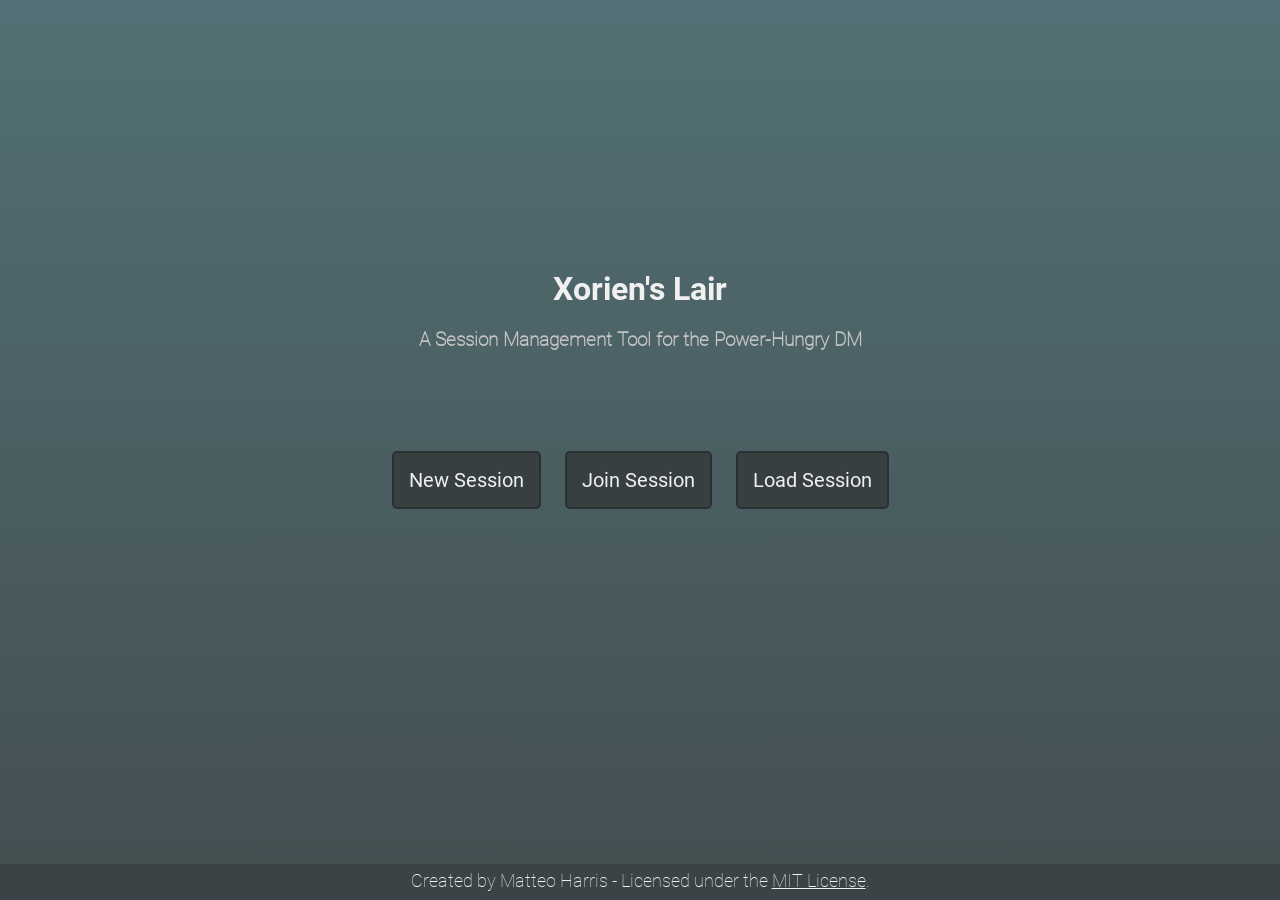
<file: index.html>
<!DOCTYPE html>
<html lang="en">
    <head>
        <title>Xorien's Lair</title>
        <script src="https://ajax.googleapis.com/ajax/libs/jquery/3.4.1/jquery.min.js"></script>
        <script src="pack/sha.js"></script>
        <script src="pack/crc.js"></script>
        <script src="scripts/cookies.js"></script>
        <script src="scripts/index.js"></script>
        <script src="scripts/utils.js"></script>
        <link rel="stylesheet" type="text/css" href="style/common.css">
        <link rel="stylesheet" type="text/css" href="style/tooltips.css">
        <link rel="stylesheet" type="text/css" href="style/index.css">
    </head>
    <body>
        <div id='modal-back'></div>
        <div id='title-div' class="noselect">
            <h1>Xorien's Lair</h1>
            <h3>A Session Management Tool for the Power-Hungry DM</h4>
        </div>
        <div id='action-buttons'>
            <button id='new-session' data-tooltip="Start a new session">New Session</button>
            <button id='join-session' data-tooltip="Join an ongoing session">Join Session</button>
            <button id='load-session' data-tooltip="Load a session from file">Load Session</button>
            <input id="load-input" type="file" name="name" style="display: none;" accept=".json">
        </div>
        <div id='join-dialog' class='dialog'>
            <input id='cname-input' placeholder="Character/Player Name">
            <input id='sid-input' placeholder="Session ID">
            <input id='psw-input' placeholder="Session Password">
            <button id='join-btn'>Join</button>
        </div>
        <div id="new-dialog" class='dialog'>
            <input id='name-input' placeholder="Session Name">
            <input id='psw-new' placeholder="Session Password">
            <button id='create-btn'>Create</button>
        </div>
        <div id="rejoin-dialog" class='dialog'>
            <p>It looks like you left a game that is still running. Would you like to rejoin?</p>
            <div id='rejoinbuttons'>
                <button id="rj-yes-button">Yes</button>
                <button id="rj-no-button">No</button>
            </div>
        </div>
        <div id='bottom-bar'>
            <span>Created by Matteo Harris - Licensed under the <a href='license/LICENSE.txt' target="_blank">MIT License</a>.</span>
        </div>
    </body>
</html>
</file>
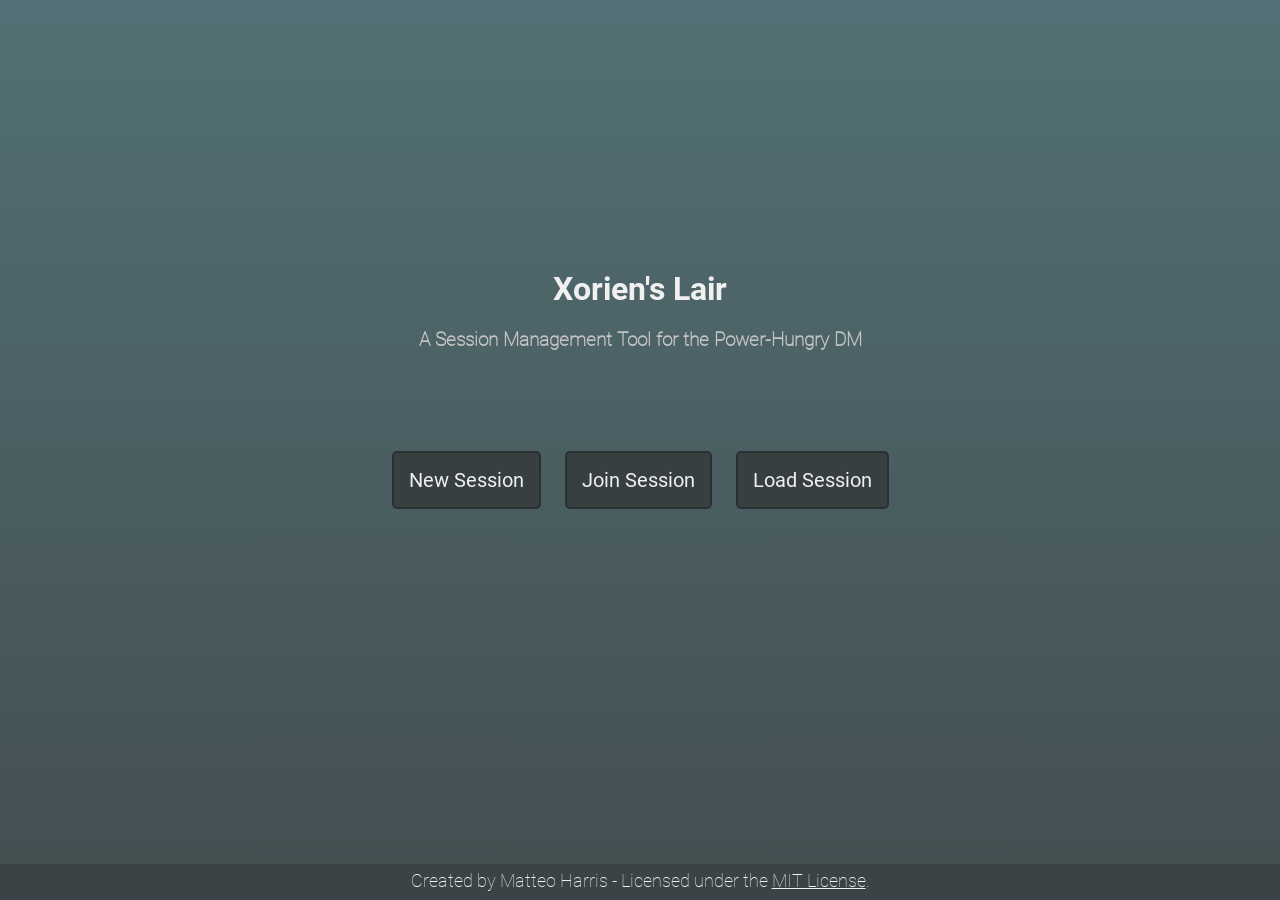
<file: client/index.html>
<!DOCTYPE html>
<html lang="en">
    <head>
        <title>Xorien's Lair</title>
        <script src="https://ajax.googleapis.com/ajax/libs/jquery/3.4.1/jquery.min.js"></script>
        <script src="pack/sha.js"></script>
        <script src="pack/crc.js"></script>
        <script src="scripts/cookies.js"></script>
        <script>
            function command(command, data, port, callback) {
                var sendData = {
                    "command":command,
                    "kwargs":data
                };
                $.post(
                    'http://' + self.location.hostname + ':' + port.toString(),
                    sendData,
                    callback,
                    'json'
                );
            }
        </script>
        <script src="scripts/index.js"></script>
        <script src="scripts/utils.js"></script>
        <link rel="stylesheet" type="text/css" href="style/common.css">
        <link rel="stylesheet" type="text/css" href="style/tooltips.css">
        <link rel="stylesheet" type="text/css" href="style/index.css">
    </head>
    <body>
        <div id='modal-back'></div>
        <div id='title-div' class="noselect">
            <h1>Xorien's Lair</h1>
            <h3>A Session Management Tool for the Power-Hungry DM</h4>
        </div>
        <div id='action-buttons'>
            <button id='new-session' data-tooltip="Start a new session">New Session</button>
            <button id='join-session' data-tooltip="Join an ongoing session">Join Session</button>
            <button id='load-session' data-tooltip="Load a session from file">Load Session</button>
            <input id="load-input" type="file" name="name" style="display: none;" accept=".json">
        </div>
        <div id='join-dialog' class='dialog'>
            <input id='cname-input' placeholder="Character/Player Name">
            <input id='sid-input' placeholder="Session ID">
            <input id='psw-input' placeholder="Session Password">
            <button id='join-btn'>Join</button>
        </div>
        <div id="new-dialog" class='dialog'>
            <input id='name-input' placeholder="Session Name">
            <input id='psw-new' placeholder="Session Password">
            <button id='create-btn'>Create</button>
        </div>
        <div id="rejoin-dialog" class='dialog'>
            <p>It looks like you left a game that is still running. Would you like to rejoin?</p>
            <div id='rejoinbuttons'>
                <button id="rj-yes-button">Yes</button>
                <button id="rj-no-button">No</button>
            </div>
        </div>
        <div id='bottom-bar'>
            <span>Created by Matteo Harris - Licensed under the <a href='license/LICENSE.txt' target="_blank">MIT License</a>.</span>
        </div>
    </body>
</html>
</file>
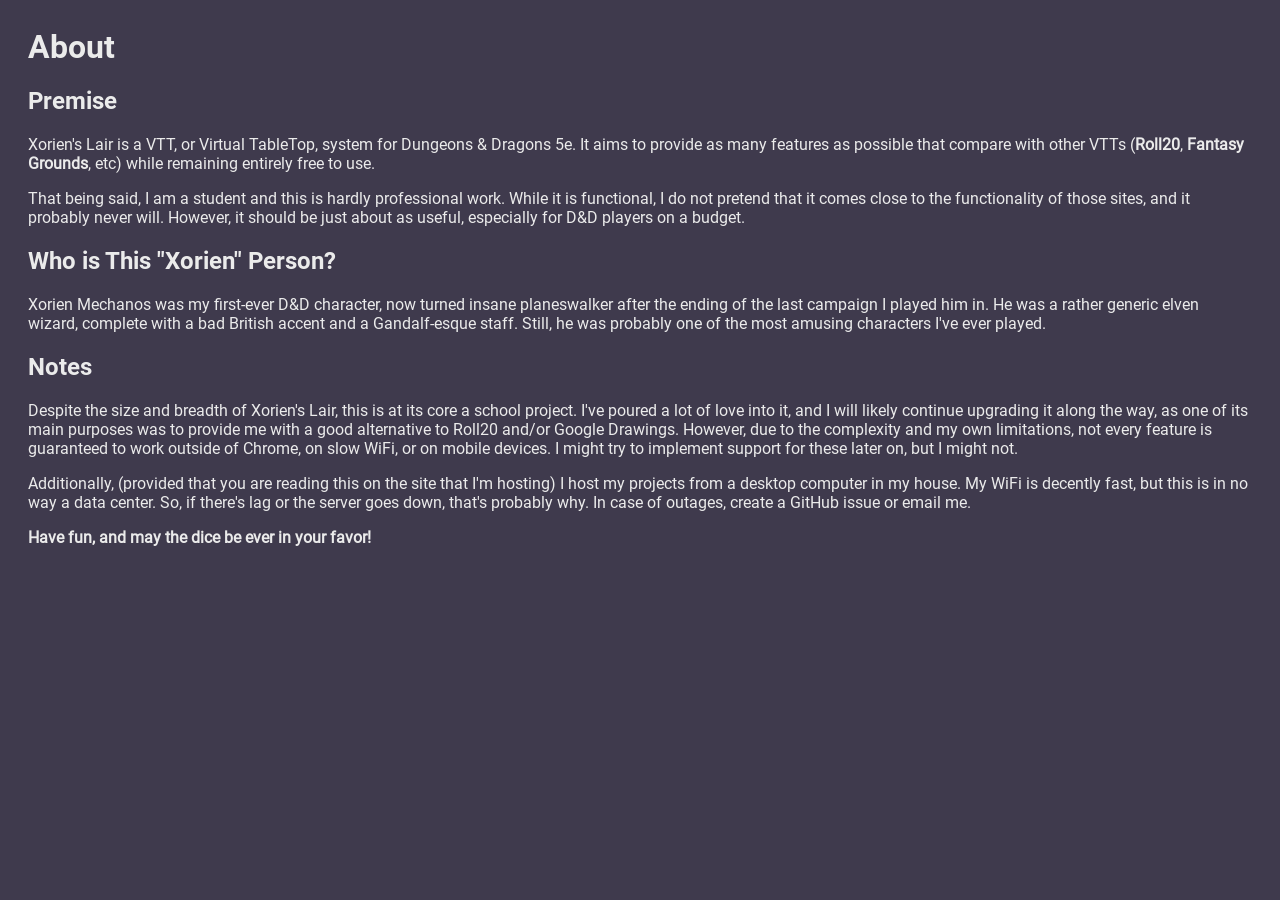
<file: docs_html/about.html>
<head>
	<title>Documentation - about</title>
	<link rel="stylesheet" type="text/css" href="../style/docs.css">
</head>
<body>
	<h1 id="about">About</h1>
	
	<h2 id="premise">Premise</h2>
	
	<p>Xorien's Lair is a VTT, or Virtual TableTop, system for Dungeons &amp; Dragons 5e. It aims to provide as many features as possible that compare with other VTTs (<strong>Roll20</strong>, <strong>Fantasy Grounds</strong>, etc) while remaining entirely free to use.</p>
	
	<p>That being said, I am a student and this is hardly professional work. While it is functional, I do not pretend that it comes close to the functionality of those sites, and it probably never will. However, it should be just about as useful, especially for D&amp;D players on a budget.</p>
	
	<h2 id="who-is-this-xorien-person">Who is This "Xorien" Person?</h2>
	
	<p>Xorien Mechanos was my first-ever D&amp;D character, now turned insane planeswalker after the ending of the last campaign I played him in. He was a rather generic elven wizard, complete with a bad British accent and a Gandalf-esque staff. Still, he was probably one of the most amusing characters I've ever played.</p>
	
	<h2 id="notes">Notes</h2>
	
	<p>Despite the size and breadth of Xorien's Lair, this is at its core a school project. I've poured a lot of love into it, and I will likely continue upgrading it along the way, as one of its main purposes was to provide me with a good alternative to Roll20 and/or Google Drawings. However, due to the complexity and my own limitations, not every feature is guaranteed to work outside of Chrome, on slow WiFi, or on mobile devices. I might try to implement support for these later on, but I might not.</p>
	
	<p>Additionally, (provided that you are reading this on the site that I'm hosting) I host my projects from a desktop computer in my house. My WiFi is decently fast, but this is in no way a data center. So, if there's lag or the server goes down, that's probably why. In case of outages, create a GitHub issue or email me.</p>
	
	<p><strong>Have fun, and may the dice be ever in your favor!</strong></p>
	
</body>
</file>
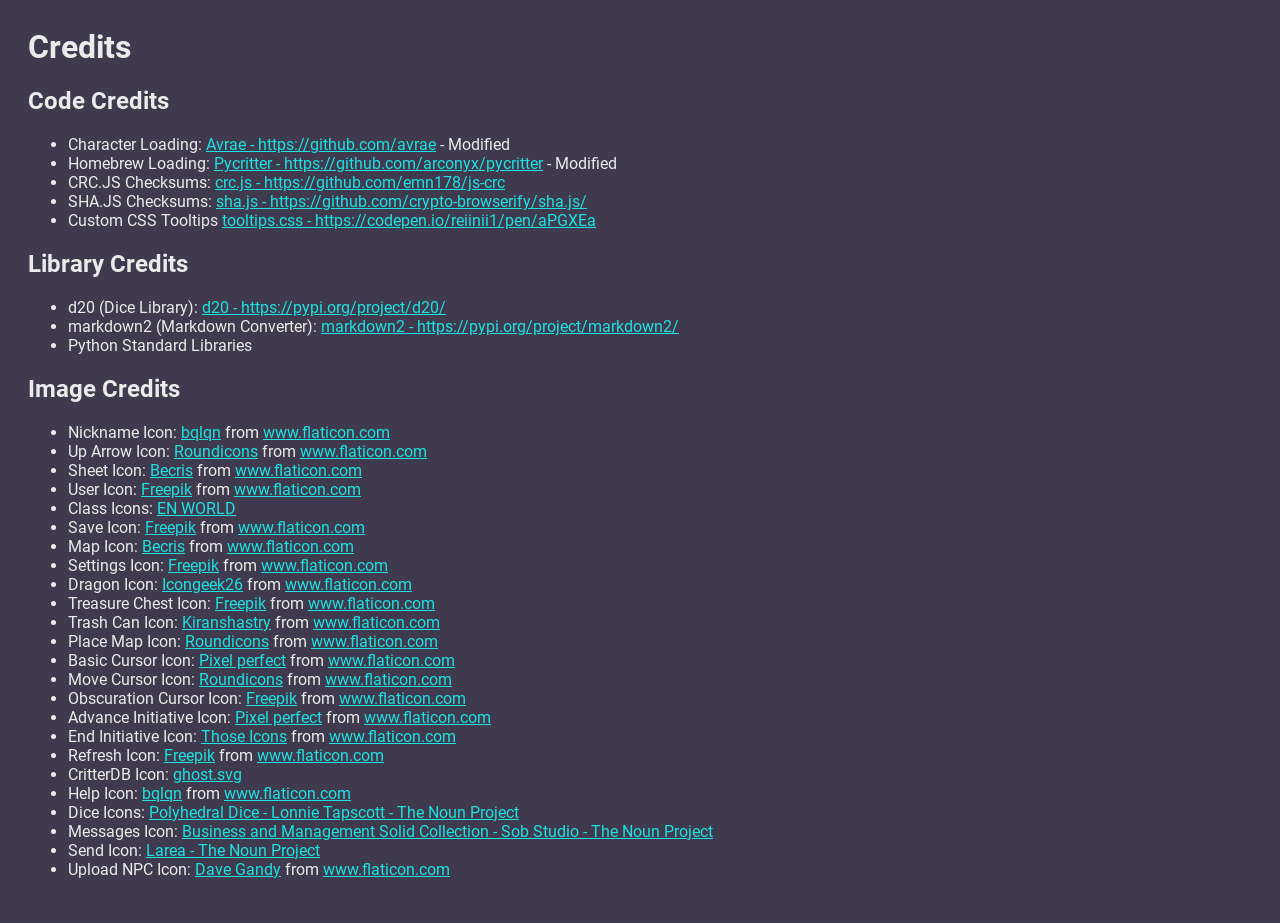
<file: docs_html/credits.html>
<head>
	<title>Documentation - credits</title>
	<link rel="stylesheet" type="text/css" href="../style/docs.css">
</head>
<body>
	<h1 id="credits">Credits</h1>
	
	<h2 id="code-credits">Code Credits</h2>
	
	<ul>
	<li>Character Loading: <a target="_blank" href="https://github.com/avrae">Avrae - https://github.com/avrae</a> - Modified</li>
	<li>Homebrew Loading: <a target="_blank" href="https://github.com/arconyx/pycritter">Pycritter - https://github.com/arconyx/pycritter</a> - Modified</li>
	<li>CRC.JS Checksums: <a target="_blank" href="https://github.com/emn178/js-crc">crc.js - https://github.com/emn178/js-crc</a></li>
	<li>SHA.JS Checksums: <a target="_blank" href="https://github.com/crypto-browserify/sha.js/">sha.js - https://github.com/crypto-browserify/sha.js/</a></li>
	<li>Custom CSS Tooltips <a target="_blank" href="https://codepen.io/reiinii1/pen/aPGXEa">tooltips.css - https://codepen.io/reiinii1/pen/aPGXEa</a></li>
	</ul>
	
	<h2 id="library-credits">Library Credits</h2>
	
	<ul>
	<li>d20 (Dice Library): <a target="_blank" href="https://pypi.org/project/d20/">d20 - https://pypi.org/project/d20/</a></li>
	<li>markdown2 (Markdown Converter): <a target="_blank" href="https://pypi.org/project/markdown2/">markdown2 - https://pypi.org/project/markdown2/</a></li>
	<li>Python Standard Libraries</li>
	</ul>
	
	<h2 id="image-credits">Image Credits</h2>
	
	<ul>
	<li>Nickname Icon: <a target="_blank" href="https://www.flaticon.com/authors/bqlqn" title="bqlqn">bqlqn</a> from <a target="_blank" href="https://www.flaticon.com/" title="Flaticon"> www.flaticon.com</a></li>
	<li>Up Arrow Icon: <a target="_blank" href="https://www.flaticon.com/authors/roundicons" title="Roundicons">Roundicons</a> from <a target="_blank" href="https://www.flaticon.com/" title="Flaticon">www.flaticon.com</a></li>
	<li>Sheet Icon: <a target="_blank" href="https://creativemarket.com/Becris" title="Becris">Becris</a> from <a target="_blank" href="https://www.flaticon.com/" title="Flaticon">www.flaticon.com</a></li>
	<li>User Icon: <a target="_blank" href="http://www.freepik.com/" title="Freepik">Freepik</a> from <a target="_blank" href="https://www.flaticon.com/" title="Flaticon">www.flaticon.com</a></li>
	<li>Class Icons: <a target="_blank" href="https://www.enworld.org/threads/class-icons.517189/" title="EN WORLD">EN WORLD</a></li>
	<li>Save Icon: <a target="_blank" href="https://www.flaticon.com/authors/freepik" title="Freepik">Freepik</a> from <a target="_blank" href="https://www.flaticon.com/" title="Flaticon">www.flaticon.com</a></li>
	<li>Map Icon: <a target="_blank" href="https://creativemarket.com/Becris" title="Becris">Becris</a> from <a target="_blank" href="https://www.flaticon.com/" title="Flaticon">www.flaticon.com</a></li>
	<li>Settings Icon: <a target="_blank" href="https://www.flaticon.com/authors/freepik" title="Freepik">Freepik</a> from <a target="_blank" href="https://www.flaticon.com/" title="Flaticon">www.flaticon.com</a></li>
	<li>Dragon Icon: <a target="_blank" href="https://www.flaticon.com/authors/icongeek26" title="Icongeek26">Icongeek26</a> from <a target="_blank" href="https://www.flaticon.com/" title="Flaticon">www.flaticon.com</a></li>
	<li>Treasure Chest Icon: <a target="_blank" href="https://www.flaticon.com/authors/freepik" title="Freepik">Freepik</a> from <a target="_blank" href="https://www.flaticon.com/" title="Flaticon">www.flaticon.com</a></li>
	<li>Trash Can Icon: <a target="_blank" href="https://www.flaticon.com/free-icon/delete_1214594" title="Kiranshastry">Kiranshastry</a> from <a target="_blank" href="https://www.flaticon.com/" title="Flaticon">www.flaticon.com</a></li>
	<li>Place Map Icon: <a target="_blank" href="https://www.flaticon.com/authors/roundicons" title="Roundicons">Roundicons</a> from <a target="_blank" href="https://www.flaticon.com/" title="Flaticon"> www.flaticon.com</a></li>
	<li>Basic Cursor Icon: <a target="_blank" href="https://icon54.com/" title="Pixel perfect">Pixel perfect</a> from <a target="_blank" href="https://www.flaticon.com/" title="Flaticon">www.flaticon.com</a></li>
	<li>Move Cursor Icon: <a target="_blank" href="https://www.flaticon.com/authors/roundicons" title="Roundicons">Roundicons</a> from <a target="_blank" href="https://www.flaticon.com/" title="Flaticon">www.flaticon.com</a></li>
	<li>Obscuration Cursor Icon: <a target="_blank" href="https://www.flaticon.com/authors/freepik" title="Freepik">Freepik</a> from <a target="_blank" href="https://www.flaticon.com/" title="Flaticon">www.flaticon.com</a></li>
	<li>Advance Initiative Icon: <a target="_blank" href="https://www.flaticon.com/authors/pixel-perfect" title="Pixel perfect">Pixel perfect</a> from <a target="_blank" href="https://www.flaticon.com/" title="Flaticon">www.flaticon.com</a></li>
	<li>End Initiative Icon: <a target="_blank" href="https://www.flaticon.com/free-icon/no-stopping_803294" title="Those Icons">Those Icons</a> from <a target="_blank" href="https://www.flaticon.com/" title="Flaticon">www.flaticon.com</a></li>
	<li>Refresh Icon: <a target="_blank" href="http://www.freepik.com/" title="Freepik">Freepik</a> from <a target="_blank" href="https://www.flaticon.com/" title="Flaticon"> www.flaticon.com</a></li>
	<li>CritterDB Icon: <a target="_blank" href="https://github.com/haswellr/CritterDB/blob/master/server/public/img/icons/ghost.svg">ghost.svg</a></li>
	<li>Help Icon: <a target="_blank" href="https://www.flaticon.com/authors/bqlqn" title="bqlqn">bqlqn</a> from <a target="_blank" href="https://www.flaticon.com/" title="Flaticon"> www.flaticon.com</a></li>
	<li>Dice Icons: <a target="_blank" href="https://thenounproject.com/lonniusmax/collection/polyhedral-dice/">Polyhedral Dice - Lonnie Tapscott - The Noun Project</a></li>
	<li>Messages Icon: <a target="_blank" href="https://thenounproject.com/search/?q=chat&amp;i=3449940">Business and Management Solid Collection - Sob Studio - The Noun Project</a></li>
	<li>Send Icon: <a target="_blank" href="https://thenounproject.com/search/?q=send&amp;i=3264453">Larea - The Noun Project</a></li>
	<li>Upload NPC Icon: <a target="_blank" href="https://www.flaticon.com/authors/dave-gandy" title="Dave Gandy">Dave Gandy</a> from <a target="_blank" href="https://www.flaticon.com/" title="Flaticon"> www.flaticon.com</a></li>
	</ul>
	
</body>
</file>
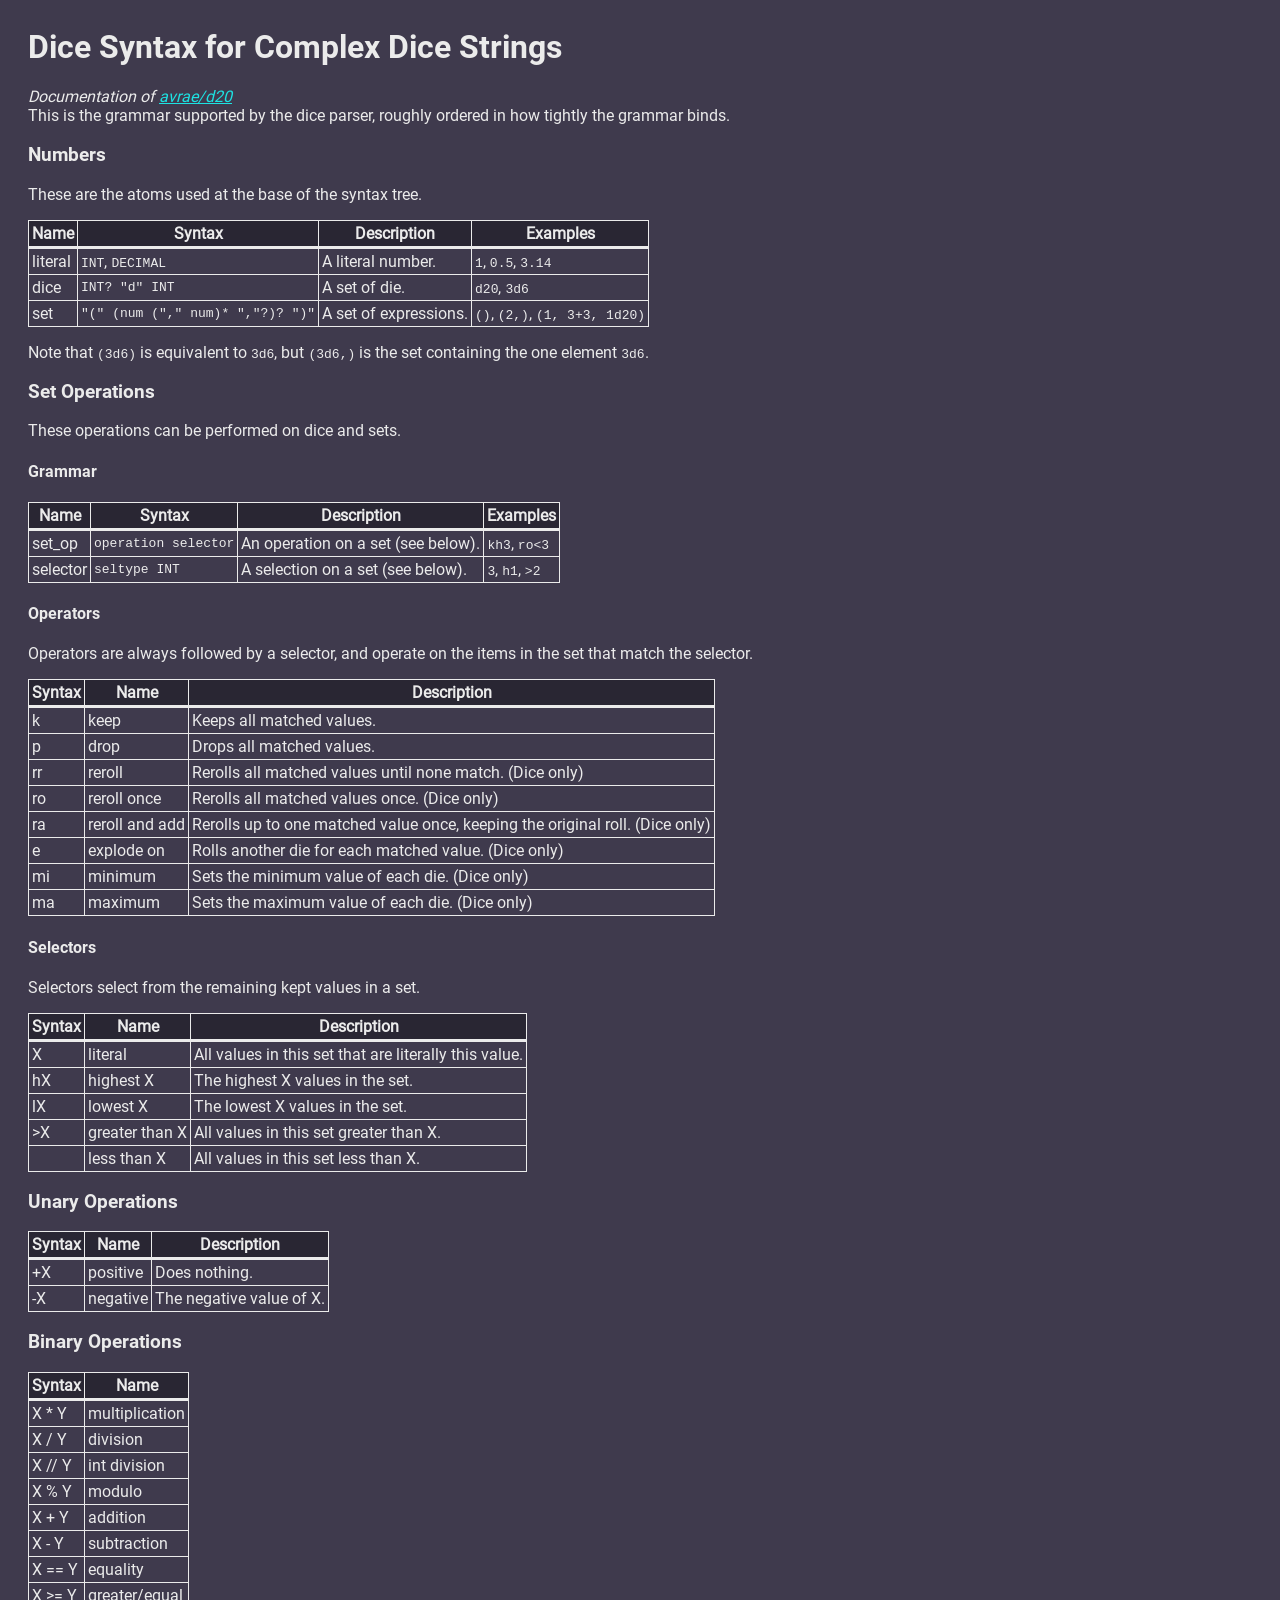
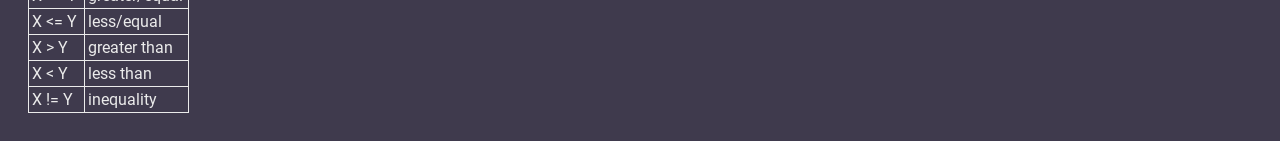
<file: docs_html/dice_strings.html>
<head>
	<title>Documentation - dice_strings</title>
	<link rel="stylesheet" type="text/css" href="../style/docs.css">
</head>
<body>
	<h1 id="dice-syntax-for-complex-dice-strings">Dice Syntax for Complex Dice Strings</h1>
	
	<p><em>Documentation of <a target="_blank" href="https://github.com/avrae/d20/blob/master/README.md">avrae/d20</a></em><br />
	This is the grammar supported by the dice parser, roughly ordered in how tightly the grammar binds.</p>
	
	<h3 id="numbers">Numbers</h3>
	
	<p>These are the atoms used at the base of the syntax tree.</p>
	
	<table>
	<thead>
	<tr>
	  <th>Name</th>
	  <th>Syntax</th>
	  <th>Description</th>
	  <th>Examples</th>
	</tr>
	</thead>
	<tbody>
	<tr>
	  <td>literal</td>
	  <td><code>INT</code>, <code>DECIMAL</code></td>
	  <td>A literal number.</td>
	  <td><code>1</code>, <code>0.5</code>, <code>3.14</code></td>
	</tr>
	<tr>
	  <td>dice</td>
	  <td><code>INT? "d" INT</code></td>
	  <td>A set of die.</td>
	  <td><code>d20</code>, <code>3d6</code></td>
	</tr>
	<tr>
	  <td>set</td>
	  <td><code>"(" (num ("," num)* ","?)? ")"</code></td>
	  <td>A set of expressions.</td>
	  <td><code>()</code>, <code>(2,)</code>, <code>(1, 3+3, 1d20)</code></td>
	</tr>
	</tbody>
	</table>
	
	<p>Note that <code>(3d6)</code> is equivalent to <code>3d6</code>, but <code>(3d6,)</code> is the set containing the one element <code>3d6</code>.</p>
	
	<h3 id="set-operations">Set Operations</h3>
	
	<p>These operations can be performed on dice and sets.</p>
	
	<h4 id="grammar">Grammar</h4>
	
	<table>
	<thead>
	<tr>
	  <th>Name</th>
	  <th>Syntax</th>
	  <th>Description</th>
	  <th>Examples</th>
	</tr>
	</thead>
	<tbody>
	<tr>
	  <td>set_op</td>
	  <td><code>operation selector</code></td>
	  <td>An operation on a set (see below).</td>
	  <td><code>kh3</code>, <code>ro&lt;3</code></td>
	</tr>
	<tr>
	  <td>selector</td>
	  <td><code>seltype INT</code></td>
	  <td>A selection on a set (see below).</td>
	  <td><code>3</code>, <code>h1</code>, <code>&gt;2</code></td>
	</tr>
	</tbody>
	</table>
	
	<h4 id="operators">Operators</h4>
	
	<p>Operators are always followed by a selector, and operate on the items in the set that match the selector.</p>
	
	<table>
	<thead>
	<tr>
	  <th>Syntax</th>
	  <th>Name</th>
	  <th>Description</th>
	</tr>
	</thead>
	<tbody>
	<tr>
	  <td>k</td>
	  <td>keep</td>
	  <td>Keeps all matched values.</td>
	</tr>
	<tr>
	  <td>p</td>
	  <td>drop</td>
	  <td>Drops all matched values.</td>
	</tr>
	<tr>
	  <td>rr</td>
	  <td>reroll</td>
	  <td>Rerolls all matched values until none match. (Dice only)</td>
	</tr>
	<tr>
	  <td>ro</td>
	  <td>reroll once</td>
	  <td>Rerolls all matched values once. (Dice only)</td>
	</tr>
	<tr>
	  <td>ra</td>
	  <td>reroll and add</td>
	  <td>Rerolls up to one matched value once, keeping the original roll. (Dice only)</td>
	</tr>
	<tr>
	  <td>e</td>
	  <td>explode on</td>
	  <td>Rolls another die for each matched value. (Dice only)</td>
	</tr>
	<tr>
	  <td>mi</td>
	  <td>minimum</td>
	  <td>Sets the minimum value of each die. (Dice only)</td>
	</tr>
	<tr>
	  <td>ma</td>
	  <td>maximum</td>
	  <td>Sets the maximum value of each die. (Dice only)</td>
	</tr>
	</tbody>
	</table>
	
	<h4 id="selectors">Selectors</h4>
	
	<p>Selectors select from the remaining kept values in a set.</p>
	
	<table>
	<thead>
	<tr>
	  <th>Syntax</th>
	  <th>Name</th>
	  <th>Description</th>
	</tr>
	</thead>
	<tbody>
	<tr>
	  <td>X</td>
	  <td>literal</td>
	  <td>All values in this set that are literally this value.</td>
	</tr>
	<tr>
	  <td>hX</td>
	  <td>highest X</td>
	  <td>The highest X values in the set.</td>
	</tr>
	<tr>
	  <td>lX</td>
	  <td>lowest X</td>
	  <td>The lowest X values in the set.</td>
	</tr>
	<tr>
	  <td>>X</td>
	  <td>greater than X</td>
	  <td>All values in this set greater than X.</td>
	</tr>
	<tr>
	  <td><X</td>
	  <td>less than X</td>
	  <td>All values in this set less than X.</td>
	</tr>
	</tbody>
	</table>
	
	<h3 id="unary-operations">Unary Operations</h3>
	
	<table>
	<thead>
	<tr>
	  <th>Syntax</th>
	  <th>Name</th>
	  <th>Description</th>
	</tr>
	</thead>
	<tbody>
	<tr>
	  <td>+X</td>
	  <td>positive</td>
	  <td>Does nothing.</td>
	</tr>
	<tr>
	  <td>-X</td>
	  <td>negative</td>
	  <td>The negative value of X.</td>
	</tr>
	</tbody>
	</table>
	
	<h3 id="binary-operations">Binary Operations</h3>
	
	<table>
	<thead>
	<tr>
	  <th>Syntax</th>
	  <th>Name</th>
	</tr>
	</thead>
	<tbody>
	<tr>
	  <td>X * Y</td>
	  <td>multiplication</td>
	</tr>
	<tr>
	  <td>X / Y</td>
	  <td>division</td>
	</tr>
	<tr>
	  <td>X // Y</td>
	  <td>int division</td>
	</tr>
	<tr>
	  <td>X % Y</td>
	  <td>modulo</td>
	</tr>
	<tr>
	  <td>X + Y</td>
	  <td>addition</td>
	</tr>
	<tr>
	  <td>X - Y</td>
	  <td>subtraction</td>
	</tr>
	<tr>
	  <td>X == Y</td>
	  <td>equality</td>
	</tr>
	<tr>
	  <td>X &gt;= Y</td>
	  <td>greater/equal</td>
	</tr>
	<tr>
	  <td>X &lt;= Y</td>
	  <td>less/equal</td>
	</tr>
	<tr>
	  <td>X &gt; Y</td>
	  <td>greater than</td>
	</tr>
	<tr>
	  <td>X &lt; Y</td>
	  <td>less than</td>
	</tr>
	<tr>
	  <td>X != Y</td>
	  <td>inequality</td>
	</tr>
	</tbody>
	</table>
	
</body>
</file>
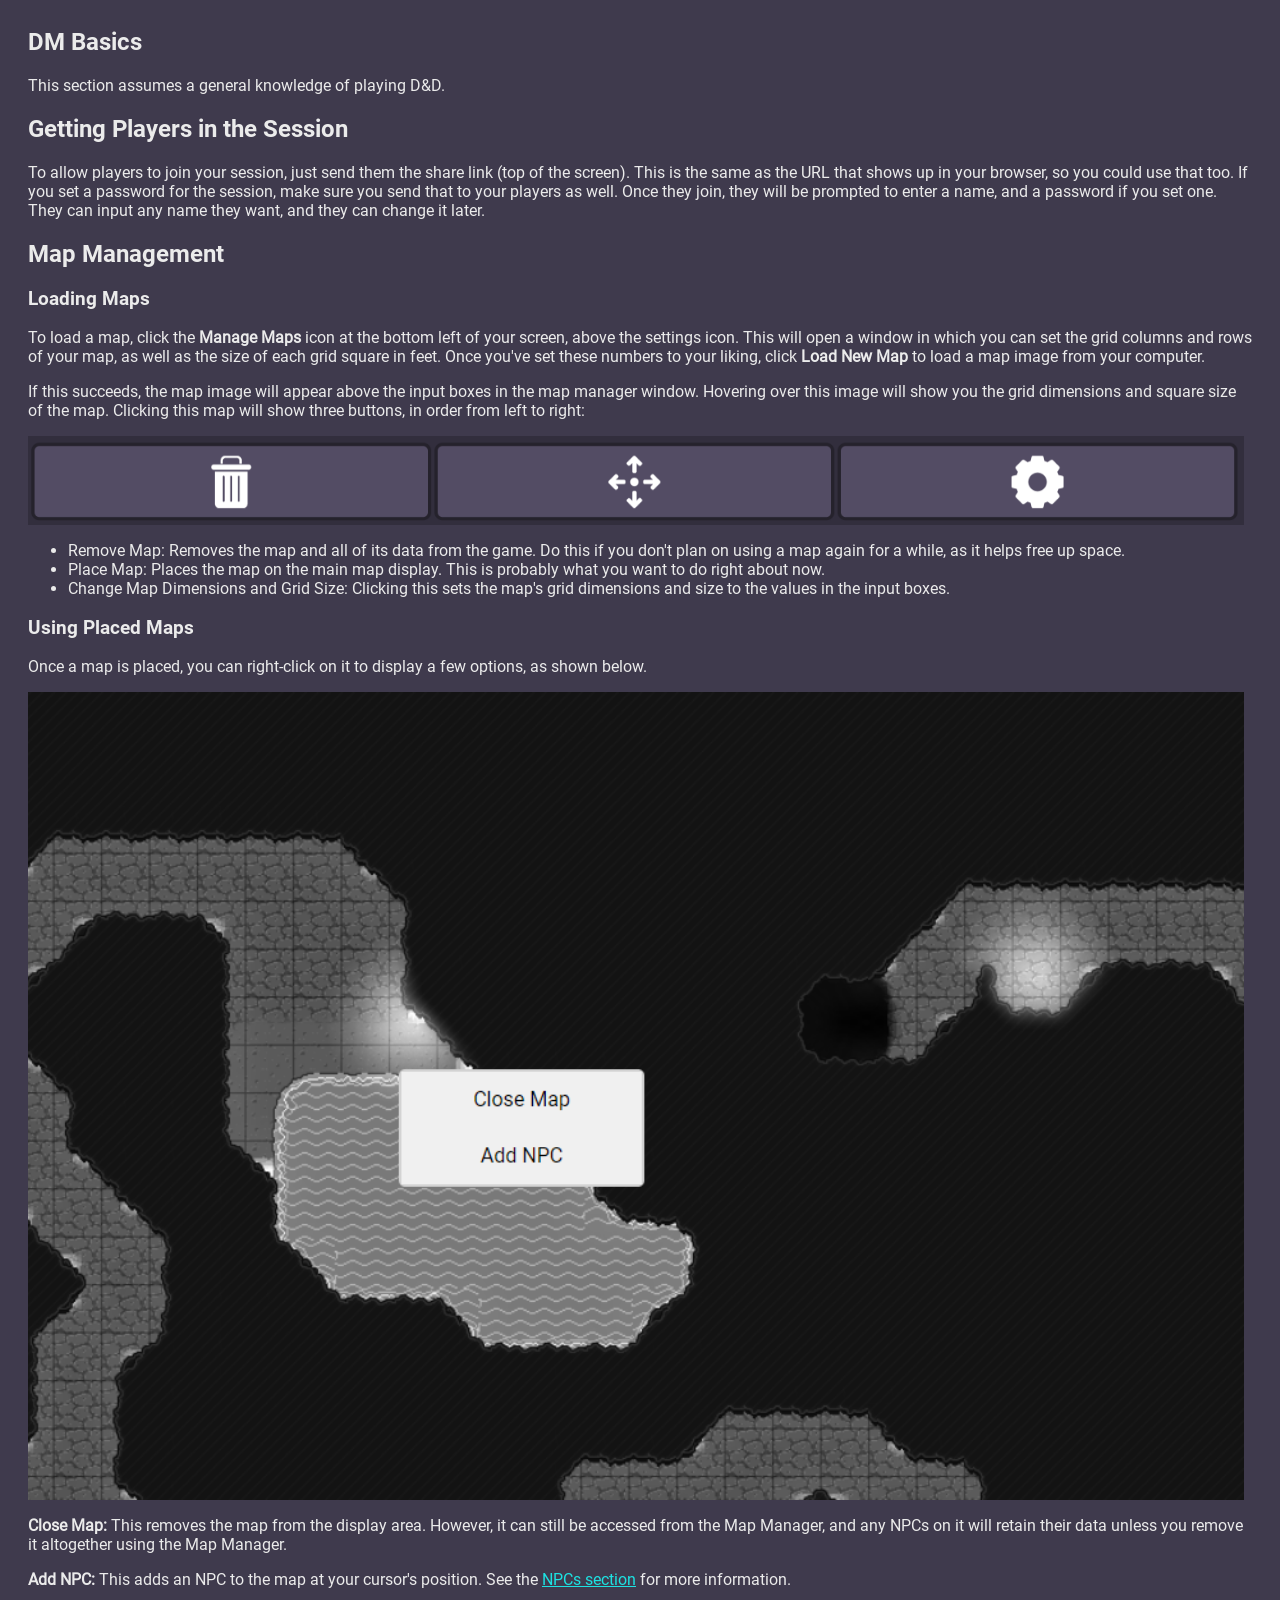
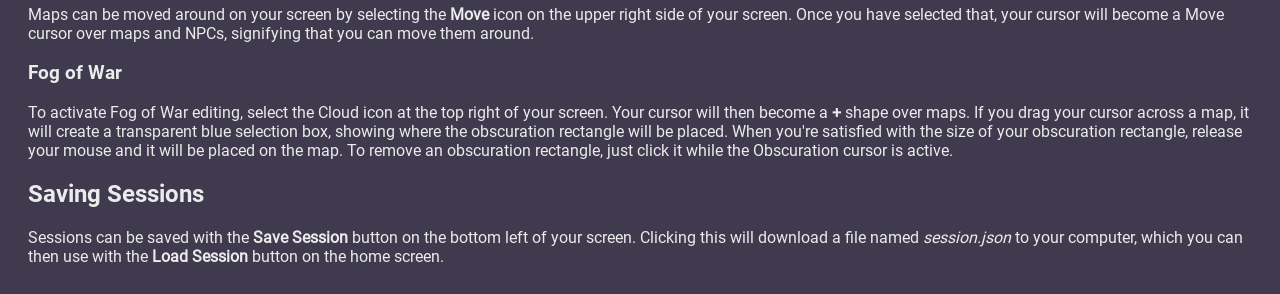
<file: docs_html/dm_basics.html>
<head>
	<title>Documentation - dm_basics</title>
	<link rel="stylesheet" type="text/css" href="../style/docs.css">
</head>
<body>
	<h2 id="dm-basics">DM Basics</h2>
	
	<p>This section assumes a general knowledge of playing D&amp;D.</p>
	
	<h2 id="getting-players-in-the-session">Getting Players in the Session</h2>
	
	<p>To allow players to join your session, just send them the share link (top of the screen). This is the same as the URL that shows up in your browser, so you could use that too. If you set a password for the session, make sure you send that to your players as well. Once they join, they will be prompted to enter a name, and a password if you set one. They can input any name they want, and they can change it later.</p>
	
	<h2 id="map-management">Map Management</h2>
	
	<h3 id="loading-maps">Loading Maps</h3>
	
	<p>To load a map, click the <strong>Manage Maps</strong> icon at the bottom left of your screen, above the settings icon. This will open a window in which you can set the grid columns and rows of your map, as well as the size of each grid square in feet. Once you've set these numbers to your liking, click <strong>Load New Map</strong> to load a map image from your computer. </p>
	
	<p>If this succeeds, the map image will appear above the input boxes in the map manager window. Hovering over this image will show you the grid dimensions and square size of the map. Clicking this map will show three buttons, in order from left to right:</p>
	
	<p><img src="../docs_imgs/map_buttons.png" alt="Map Buttons" /></p>
	
	<ul>
	<li>Remove Map: Removes the map and all of its data from the game. Do this if you don't plan on using a map again for a while, as it helps free up space.</li>
	<li>Place Map: Places the map on the main map display. This is probably what you want to do right about now.</li>
	<li>Change Map Dimensions and Grid Size: Clicking this sets the map's grid dimensions and size to the values in the input boxes.</li>
	</ul>
	
	<h3 id="using-placed-maps">Using Placed Maps</h3>
	
	<p>Once a map is placed, you can right-click on it to display a few options, as shown below.</p>
	
	<p><img src="../docs_imgs/map_ctx.png" alt="Map Menu" /></p>
	
	<p><strong>Close Map:</strong> This removes the map from the display area. However, it can still be accessed from the Map Manager, and any NPCs on it will retain their data unless you remove it altogether using the Map Manager.</p>
	
	<p><strong>Add NPC:</strong> This adds an NPC to the map at your cursor's position. See the <a target="_blank" href="dm_npcs.html">NPCs section</a> for more information.</p>
	
	<p>Maps can be moved around on your screen by selecting the <strong>Move</strong> icon on the upper right side of your screen. Once you have selected that, your cursor will become a Move cursor over maps and NPCs, signifying that you can move them around.</p>
	
	<h3 id="fog-of-war">Fog of War</h3>
	
	<p>To activate Fog of War editing, select the Cloud icon at the top right of your screen. Your cursor will then become a <strong>+</strong> shape over maps. If you drag your cursor across a map, it will create a transparent blue selection box, showing where the obscuration rectangle will be placed. When you're satisfied with the size of your obscuration rectangle, release your mouse and it will be placed on the map. To remove an obscuration rectangle, just click it while the Obscuration cursor is active.</p>
	
	<h2 id="saving-sessions">Saving Sessions</h2>
	
	<p>Sessions can be saved with the <strong>Save Session</strong> button on the bottom left of your screen. Clicking this will download a file named <em>session.json</em> to your computer, which you can then use with the <strong>Load Session</strong> button on the home screen.</p>
	
</body>
</file>
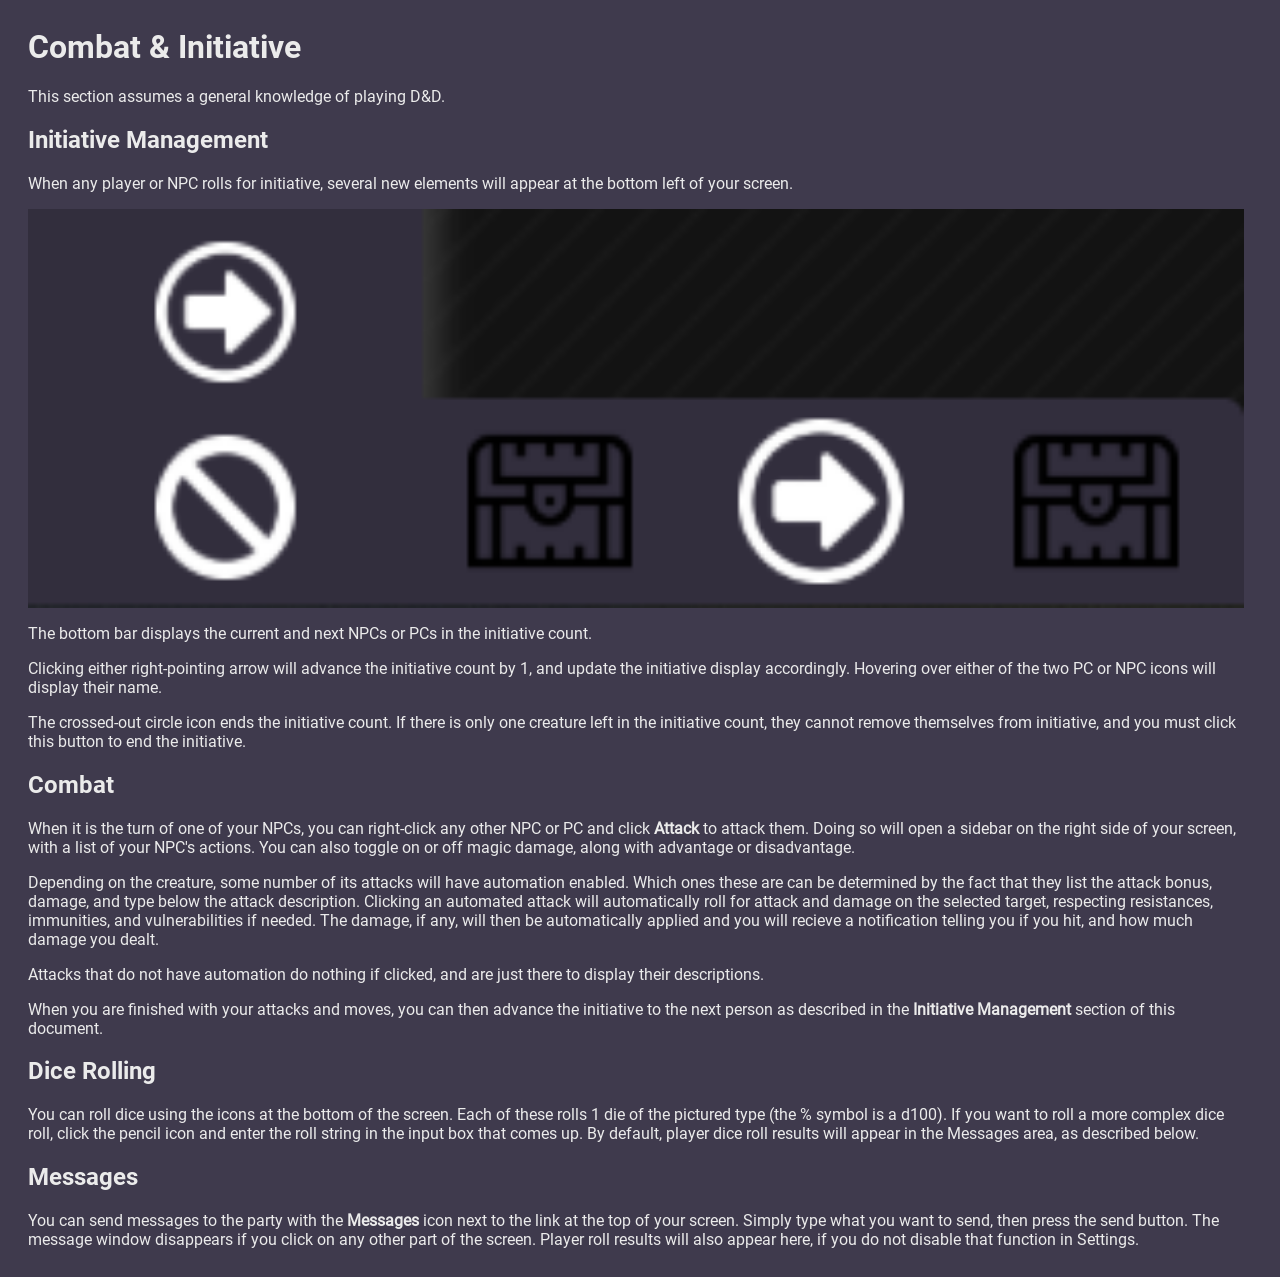
<file: docs_html/dm_combat.html>
<head>
	<title>Documentation - dm_combat</title>
	<link rel="stylesheet" type="text/css" href="../style/docs.css">
</head>
<body>
	<h1 id="combat-initiative">Combat &amp; Initiative</h1>
	
	<p>This section assumes a general knowledge of playing D&amp;D.</p>
	
	<h2 id="initiative-management">Initiative Management</h2>
	
	<p>When any player or NPC rolls for initiative, several new elements will appear at the bottom left of your screen.</p>
	
	<p><img src="../docs_imgs/init_opts.png" alt="Initiative Options" /></p>
	
	<p>The bottom bar displays the current and next NPCs or PCs in the initiative count.</p>
	
	<p>Clicking either right-pointing arrow will advance the initiative count by 1, and update the initiative display accordingly. Hovering over either of the two PC or NPC icons will display their name.</p>
	
	<p>The crossed-out circle icon ends the initiative count. If there is only one creature left in the initiative count, they cannot remove themselves from initiative, and you must click this button to end the initiative.</p>
	
	<h2 id="combat">Combat</h2>
	
	<p>When it is the turn of one of your NPCs, you can right-click any other NPC or PC and click <strong>Attack</strong> to attack them. Doing so will open a sidebar on the right side of your screen, with a list of your NPC's actions. You can also toggle on or off magic damage, along with advantage or disadvantage.</p>
	
	<p>Depending on the creature, some number of its attacks will have automation enabled. Which ones these are can be determined by the fact that they list the attack bonus, damage, and type below the attack description. Clicking an automated attack will automatically roll for attack and damage on the selected target, respecting resistances, immunities, and vulnerabilities if needed. The damage, if any, will then be automatically applied and you will recieve a notification telling you if you hit, and how much damage you dealt.</p>
	
	<p>Attacks that do not have automation do nothing if clicked, and are just there to display their descriptions.</p>
	
	<p>When you are finished with your attacks and moves, you can then advance the initiative to the next person as described in the <strong>Initiative Management</strong> section of this document.</p>
	
	<h2 id="dice-rolling">Dice Rolling</h2>
	
	<p>You can roll dice using the icons at the bottom of the screen. Each of these rolls 1 die of the pictured type (the % symbol is a d100). If you want to roll a more complex dice roll, click the pencil icon and enter the roll string in the input box that comes up. By default, player dice roll results will appear in the Messages area, as described below.</p>
	
	<h2 id="messages">Messages</h2>
	
	<p>You can send messages to the party with the <strong>Messages</strong> icon next to the link at the top of your screen. Simply type what you want to send, then press the send button. The message window disappears if you click on any other part of the screen. Player roll results will also appear here, if you do not disable that function in Settings.</p>
	
</body>
</file>
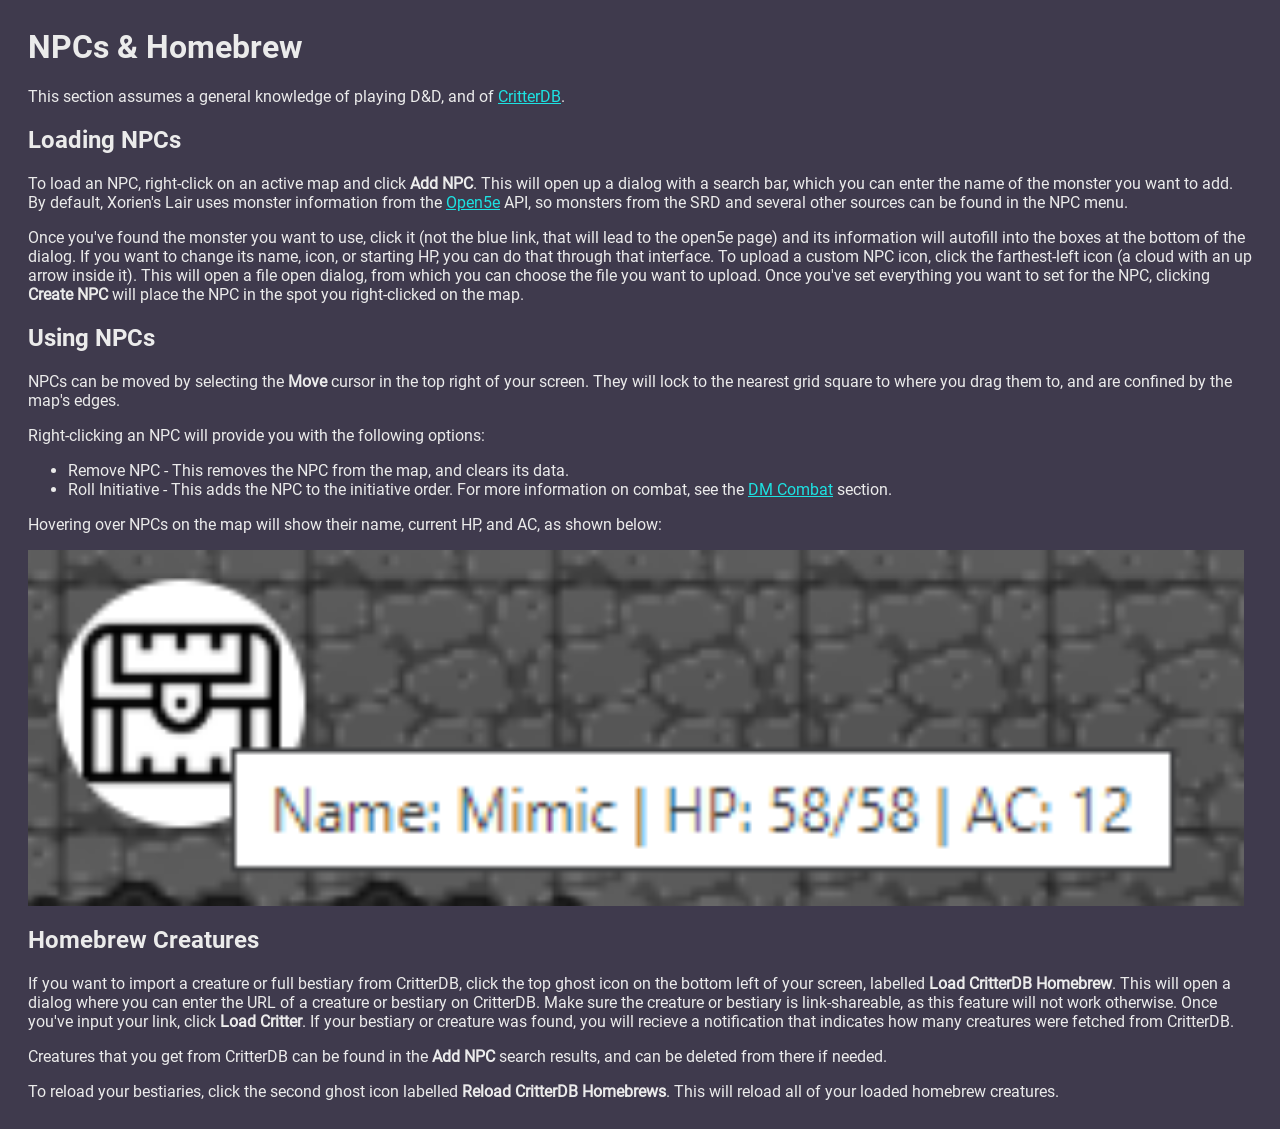
<file: docs_html/dm_npcs.html>
<head>
	<title>Documentation - dm_npcs</title>
	<link rel="stylesheet" type="text/css" href="../style/docs.css">
</head>
<body>
	<h1 id="npcs-homebrew">NPCs &amp; Homebrew</h1>
	
	<p>This section assumes a general knowledge of playing D&amp;D, and of <a target="_blank" href="https://critterdb.com/">CritterDB</a>.</p>
	
	<h2 id="loading-npcs">Loading NPCs</h2>
	
	<p>To load an NPC, right-click on an active map and click <strong>Add NPC</strong>. This will open up a dialog with a search bar, which you can enter the name of the monster you want to add. By default, Xorien's Lair uses monster information from the <a target="_blank" href="https://open5e.com/">Open5e</a> API, so monsters from the SRD and several other sources can be found in the NPC menu.</p>
	
	<p>Once you've found the monster you want to use, click it (not the blue link, that will lead to the open5e page) and its information will autofill into the boxes at the bottom of the dialog. If you want to change its name, icon, or starting HP, you can do that through that interface. To upload a custom NPC icon, click the farthest-left icon (a cloud with an up arrow inside it). This will open a file open dialog, from which you can choose the file you want to upload. Once you've set everything you want to set for the NPC, clicking <strong>Create NPC</strong> will place the NPC in the spot you right-clicked on the map.</p>
	
	<h2 id="using-npcs">Using NPCs</h2>
	
	<p>NPCs can be moved by selecting the <strong>Move</strong> cursor in the top right of your screen. They will lock to the nearest grid square to where you drag them to, and are confined by the map's edges.</p>
	
	<p>Right-clicking an NPC will provide you with the following options:</p>
	
	<ul>
	<li>Remove NPC - This removes the NPC from the map, and clears its data.</li>
	<li>Roll Initiative - This adds the NPC to the initiative order. For more information on combat, see the <a target="_blank" href="dm_combat.html">DM Combat</a> section.</li>
	</ul>
	
	<p>Hovering over NPCs on the map will show their name, current HP, and AC, as shown below:</p>
	
	<p><img src="../docs_imgs/npc_data.png" alt="NPC Stats" /></p>
	
	<h2 id="homebrew-creatures">Homebrew Creatures</h2>
	
	<p>If you want to import a creature or full bestiary from CritterDB, click the top ghost icon on the bottom left of your screen, labelled <strong>Load CritterDB Homebrew</strong>. This will open a dialog where you can enter the URL of a creature or bestiary on CritterDB. Make sure the creature or bestiary is link-shareable, as this feature will not work otherwise. Once you've input your link, click <strong>Load Critter</strong>. If your bestiary or creature was found, you will recieve a notification that indicates how many creatures were fetched from CritterDB.</p>
	
	<p>Creatures that you get from CritterDB can be found in the <strong>Add NPC</strong> search results, and can be deleted from there if needed.</p>
	
	<p>To reload your bestiaries, click the second ghost icon labelled <strong>Reload CritterDB Homebrews</strong>. This will reload all of your loaded homebrew creatures.</p>
	
</body>
</file>
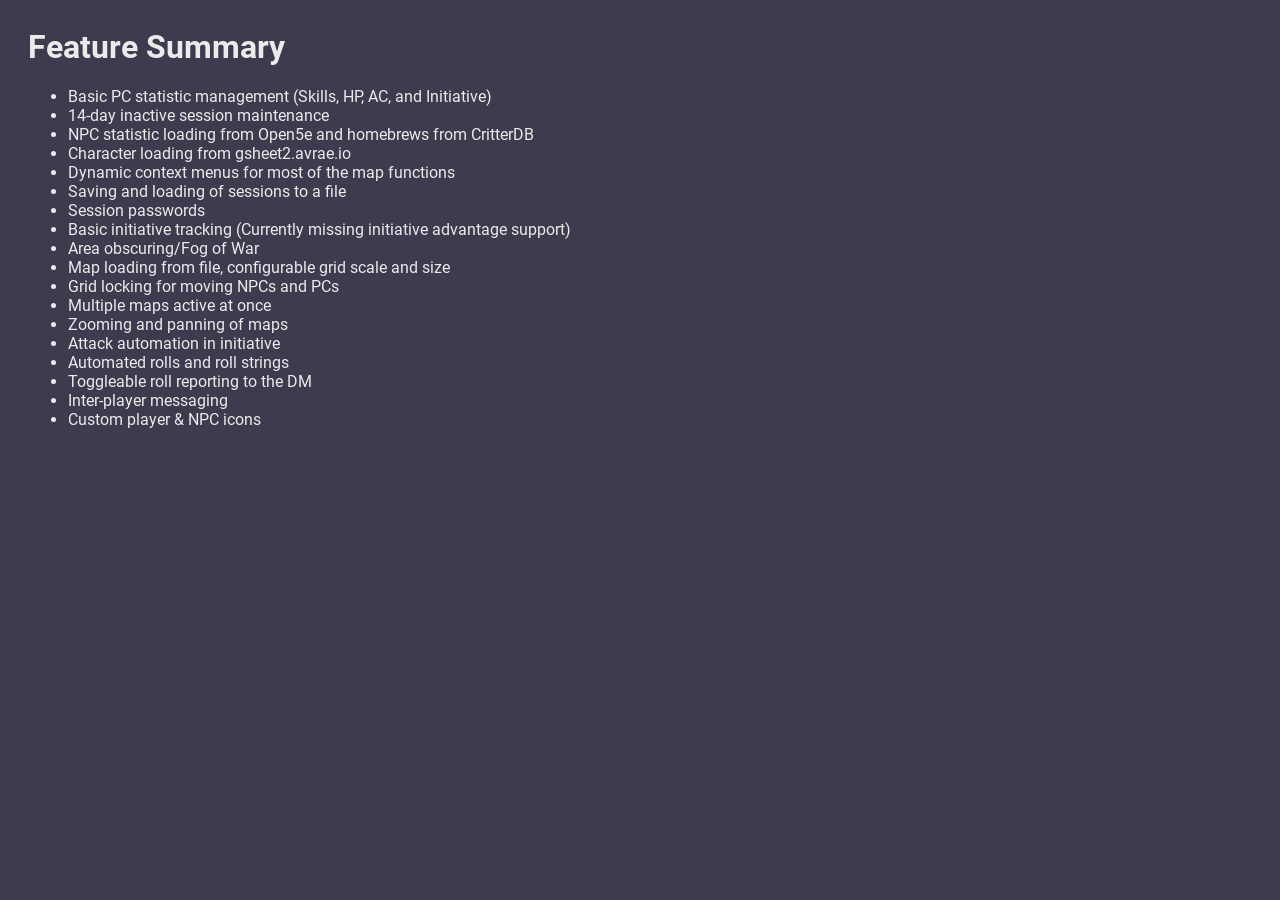
<file: docs_html/features.html>
<head>
	<title>Documentation - features</title>
	<link rel="stylesheet" type="text/css" href="../style/docs.css">
</head>
<body>
	<h1 id="feature-summary">Feature Summary</h1>
	
	<ul>
	<li>Basic PC statistic management (Skills, HP, AC, and Initiative)</li>
	<li>14-day inactive session maintenance</li>
	<li>NPC statistic loading from Open5e and homebrews from CritterDB</li>
	<li>Character loading from gsheet2.avrae.io</li>
	<li>Dynamic context menus for most of the map functions</li>
	<li>Saving and loading of sessions to a file</li>
	<li>Session passwords</li>
	<li>Basic initiative tracking (Currently missing initiative advantage support)</li>
	<li>Area obscuring/Fog of War</li>
	<li>Map loading from file, configurable grid scale and size</li>
	<li>Grid locking for moving NPCs and PCs</li>
	<li>Multiple maps active at once</li>
	<li>Zooming and panning of maps</li>
	<li>Attack automation in initiative</li>
	<li>Automated rolls and roll strings</li>
	<li>Toggleable roll reporting to the DM</li>
	<li>Inter-player messaging</li>
	<li>Custom player &amp; NPC icons</li>
	</ul>
	
</body>
</file>
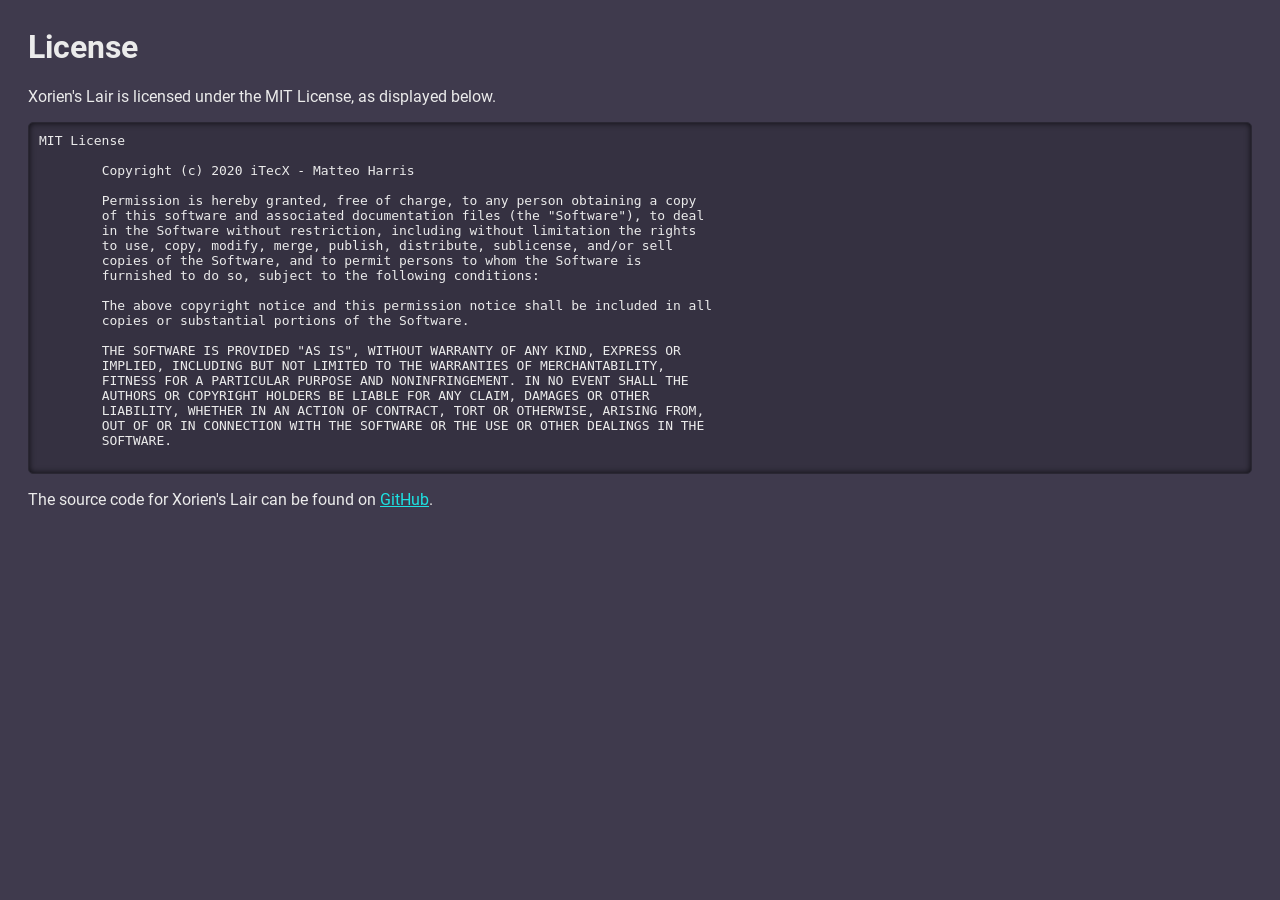
<file: docs_html/license.html>
<head>
	<title>Documentation - license</title>
	<link rel="stylesheet" type="text/css" href="../style/docs.css">
</head>
<body>
	<h1 id="license">License</h1>
	
	<p>Xorien's Lair is licensed under the MIT License, as displayed below.</p>
	
	<pre><code>MIT License
	
	Copyright (c) 2020 iTecX - Matteo Harris
	
	Permission is hereby granted, free of charge, to any person obtaining a copy
	of this software and associated documentation files (the "Software"), to deal
	in the Software without restriction, including without limitation the rights
	to use, copy, modify, merge, publish, distribute, sublicense, and/or sell
	copies of the Software, and to permit persons to whom the Software is
	furnished to do so, subject to the following conditions:
	
	The above copyright notice and this permission notice shall be included in all
	copies or substantial portions of the Software.
	
	THE SOFTWARE IS PROVIDED "AS IS", WITHOUT WARRANTY OF ANY KIND, EXPRESS OR
	IMPLIED, INCLUDING BUT NOT LIMITED TO THE WARRANTIES OF MERCHANTABILITY,
	FITNESS FOR A PARTICULAR PURPOSE AND NONINFRINGEMENT. IN NO EVENT SHALL THE
	AUTHORS OR COPYRIGHT HOLDERS BE LIABLE FOR ANY CLAIM, DAMAGES OR OTHER
	LIABILITY, WHETHER IN AN ACTION OF CONTRACT, TORT OR OTHERWISE, ARISING FROM,
	OUT OF OR IN CONNECTION WITH THE SOFTWARE OR THE USE OR OTHER DEALINGS IN THE
	SOFTWARE.
	</code></pre>
	
	<p>The source code for Xorien's Lair can be found on <a target="_blank" href="https://github.com/iTecAI/XoriensLair">GitHub</a>.</p>
	
</body>
</file>
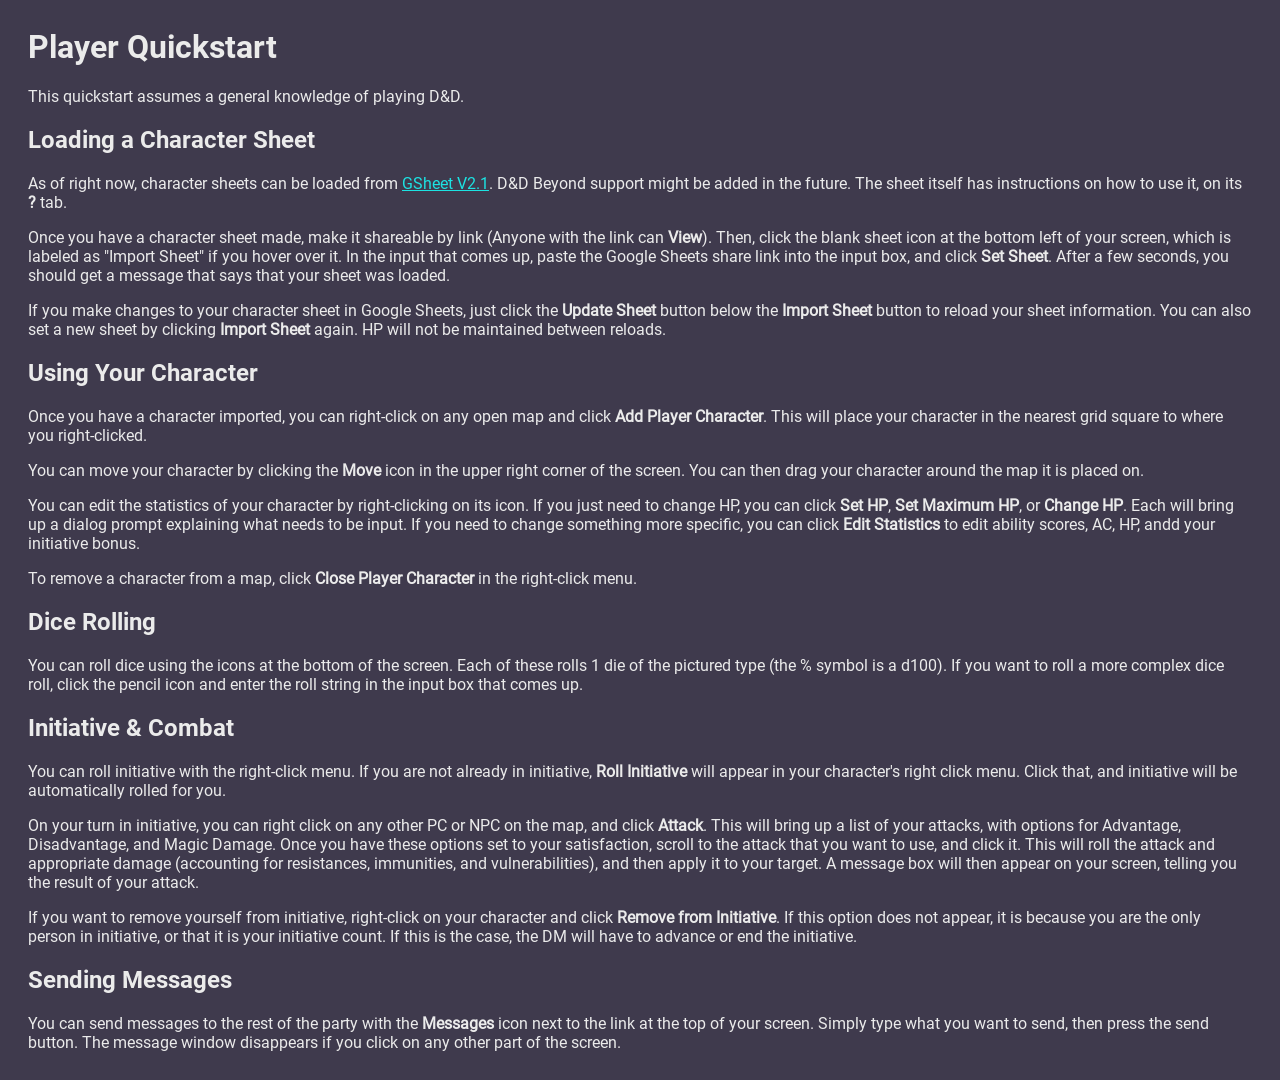
<file: docs_html/player_quickstart.html>
<head>
	<title>Documentation - player_quickstart</title>
	<link rel="stylesheet" type="text/css" href="../style/docs.css">
</head>
<body>
	<h1 id="player-quickstart">Player Quickstart</h1>
	
	<p>This quickstart assumes a general knowledge of playing D&amp;D.</p>
	
	<h2 id="loading-a-character-sheet">Loading a Character Sheet</h2>
	
	<p>As of right now, character sheets can be loaded from <a target="_blank" href="https://gsheet2.avrae.io">GSheet V2.1</a>. D&amp;D Beyond support might be added in the future. The sheet itself has instructions on how to use it, on its <strong>?</strong> tab.</p>
	
	<p>Once you have a character sheet made, make it shareable by link (Anyone with the link can <strong>View</strong>). Then, click the blank sheet icon at the bottom left of your screen, which is labeled as "Import Sheet" if you hover over it. In the input that comes up, paste the Google Sheets share link into the input box, and click <strong>Set Sheet</strong>. After a few seconds, you should get a message that says that your sheet was loaded.</p>
	
	<p>If you make changes to your character sheet in Google Sheets, just click the <strong>Update Sheet</strong> button below the <strong>Import Sheet</strong> button to reload your sheet information. You can also set a new sheet by clicking <strong>Import Sheet</strong> again. HP will not be maintained between reloads.</p>
	
	<h2 id="using-your-character">Using Your Character</h2>
	
	<p>Once you have a character imported, you can right-click on any open map and click <strong>Add Player Character</strong>. This will place your character in the nearest grid square to where you right-clicked.</p>
	
	<p>You can move your character by clicking the <strong>Move</strong> icon in the upper right corner of the screen. You can then drag your character around the map it is placed on.</p>
	
	<p>You can edit the statistics of your character by right-clicking on its icon. If you just need to change HP, you can click <strong>Set HP</strong>, <strong>Set Maximum HP</strong>, or <strong>Change HP</strong>. Each will bring up a dialog prompt explaining what needs to be input. If you need to change something more specific, you can click <strong>Edit Statistics</strong> to edit ability scores, AC, HP, andd your initiative bonus.</p>
	
	<p>To remove a character from a map, click <strong>Close Player Character</strong> in the right-click menu.</p>
	
	<h2 id="dice-rolling">Dice Rolling</h2>
	
	<p>You can roll dice using the icons at the bottom of the screen. Each of these rolls 1 die of the pictured type (the % symbol is a d100). If you want to roll a more complex dice roll, click the pencil icon and enter the roll string in the input box that comes up.</p>
	
	<h2 id="initiative-combat">Initiative &amp; Combat</h2>
	
	<p>You can roll initiative with the right-click menu. If you are not already in initiative, <strong>Roll Initiative</strong> will appear in your character's right click menu. Click that, and initiative will be automatically rolled for you.</p>
	
	<p>On your turn in initiative, you can right click on any other PC or NPC on the map, and click <strong>Attack</strong>. This will bring up a list of your attacks, with options for Advantage, Disadvantage, and Magic Damage. Once you have these options set to your satisfaction, scroll to the attack that you want to use, and click it. This will roll the attack and appropriate damage (accounting for resistances, immunities, and vulnerabilities), and then apply it to your target. A message box will then appear on your screen, telling you the result of your attack.</p>
	
	<p>If you want to remove yourself from initiative, right-click on your character and click <strong>Remove from Initiative</strong>. If this option does not appear, it is because you are the only person in initiative, or that it is your initiative count. If this is the case, the DM will have to advance or end the initiative.</p>
	
	<h2 id="sending-messages">Sending Messages</h2>
	
	<p>You can send messages to the rest of the party with the <strong>Messages</strong> icon next to the link at the top of your screen. Simply type what you want to send, then press the send button. The message window disappears if you click on any other part of the screen.</p>
	
</body>
</file>
<file: style/common.css>
.noselect {
    -webkit-touch-callout: none; /* iOS Safari */
        -webkit-user-select: none; /* Safari */
        -khtml-user-select: none; /* Konqueror HTML */
            -moz-user-select: none; /* Firefox */
            -ms-user-select: none; /* Internet Explorer/Edge */
                user-select: none; /* Non-prefixed version, currently
                                    supported by Chrome and Opera */
}

.noscroll::-webkit-scrollbar {
    display: none;
}
.noscroll {
    -ms-overflow-style: none;
}

@font-face {
    font-family: roboto;
    src: url(../assets/Roboto/Roboto-Regular.ttf);
}
@font-face {
    font-family: roboto-thin;
    src: url(../assets/Roboto/Roboto-Thin.ttf);
}
@font-face {
    font-family: roboto-bold;
    src: url(../assets/Roboto/Roboto-Bold.ttf);
}

button:focus, input:focus {
    outline: none;
}

html, body {
    margin: 0px;
    padding: 0px;
    overflow: hidden;
}

h1 {
    color: rgb(240,240,240);
    font-family: roboto-bold;
}

h3 {
    color: rgb(221, 221, 221);
    font-family: roboto-thin;
}

#custom-ctx {
    position: absolute;
    height: fit-content;
    width: 10vw;
    top: 0px;
    left: 0px;
    display: none;
    border-radius: 5px;
    background-color: rgb(240,240,240);
    border: 2px solid rgb(211, 211, 211);
    z-index: 1000;
}

#custom-ctx.active {
    display: inline-block;
}

#custom-ctx button {
    margin: 0px;
    list-style: none;
    padding: 10px;
    background-color: rgb(240,240,240);
    text-align: center;
    border: none;
    width: 100%;
    font-family: roboto;
    font-size: 100%;
    display: none;
}

#custom-ctx button.active {
    display: inline-block;
}

#custom-ctx button:hover {
    background-color: rgb(211,211,211);
}

.dialog {
    display: none;
    width: fit-content;
    height: fit-content;
    position: absolute;
    top: 50%;
    left: 50%;
    transform: translate(-50%,-50%);
    padding: 2vh;
    border-radius: 10px;
    background-color: rgb(55, 63, 65);
    border: 2px solid rgb(42, 48, 49);
    z-index: 20001;
    box-shadow: 0 4px 8px 0 rgba(0, 0, 0, 0.2), 0 6px 20px 0 rgba(0, 0, 0, 0.19);
}

.dialog.active {
    display: block;
}

.dialog * {
    display: block;
    margin: 10px auto;
    padding: 5px;
    font-family: roboto;
    font-size: 2vh;
}

.dialog input {
    background-color: rgb(240,240,240);
    border: 2px solid rgb(184, 184, 184);
    border-radius: 3px;
    width: 100%;
    box-sizing: border-box;
}

.dialog p {
    color: rgb(240,240,240);
}

.dialog button {
    background-color: rgb(98, 98, 98);
    border: 2px solid rgb(73, 73, 73);
    border-radius: 3px;
    color: rgb(240,240,240);
    width: 100%;
    transition: background-color 0.05s;
}

.dialog button:hover {
    background-color: rgb(85, 85, 85);
}

#modal-back {
    position: absolute;
    top: 0px;
    left: 0px;
    width: 100%;
    height: 100%;
    background-color: rgba(0,0,0,0.5);
    display: none;
    z-index: 20000;
}

#modal-back.active {
    display: block;
}

input.invalid {
    border-color: rgb(246, 32, 32);
    border-width: 6px;
}

.italics {
    font-style: italic;
}

.bold {
    font-weight: bold;
}

.switch {
    position: relative;
    display: inline-block;
    width: 30px;
    height: 17px;
}

/* Hide default HTML checkbox */
.switch input {
    opacity: 0;
    width: 0;
    height: 0;
}

/* The slider */
.slider {
    position: absolute;
    cursor: pointer;
    top: 0;
    left: 0;
    right: 0;
    bottom: 0;
    background-color: #ccc;
    -webkit-transition: .4s;
    transition: .4s;
}

.slider:before {
    position: absolute;
    content: "";
    height: 13px;
    width: 13px;
    left: 2px;
    bottom: 2px;
    background-color: white;
    -webkit-transition: .4s;
    transition: .4s;
}

input:checked + .slider {
    background-color: #2196F3;
}

input:focus + .slider {
    box-shadow: 0 0 1px #2196F3;
}

input:checked + .slider:before {
    -webkit-transform: translateX(13px);
    -ms-transform: translateX(13px);
    transform: translateX(13px);
}

/* Rounded sliders */
.slider.round {
    border-radius: 17px;
}

.slider.round:before {
    border-radius: 50%;
}

/* Large Sliders */

.large-slider {
    position: absolute;
    cursor: pointer;
    top: 0;
    left: 0;
    right: 0;
    bottom: 0;
    background-color: #ccc;
    -webkit-transition: .4s;
    transition: .4s;
}

.large-slider:before {
    position: absolute;
    content: "";
    height: 26px;
    width: 26px;
    left: 4px;
    bottom: 4px;
    background-color: white;
    -webkit-transition: .4s;
    transition: .4s;
}

input:checked + .large-slider {
    background-color: #2196F3;
}

input:focus + .large-slider {
    box-shadow: 0 0 1px #2196F3;
}

input:checked + .large-slider:before {
    -webkit-transform: translateX(26px);
    -ms-transform: translateX(26px);
    transform: translateX(26px);
}

/* Rounded sliders */
.large-slider.round {
    border-radius: 34px;
}

.large-slider.round:before {
    border-radius: 50%;
}

.large-switch {
    position: relative;
    display: inline-block;
    width: 60px;
    height: 34px;
}

/* Hide default HTML checkbox */
.large-switch input {
    opacity: 0;
    width: 0;
    height: 0;
}
</file>
<file: style/tooltips.css>
/* Code from https://codepen.io/reiinii1/pen/aPGXEa by R. Schnetzinger */

[data-tooltip] {
  position: relative;
  z-index: 10000;
}

/* Positioning and visibility settings of the tooltip */
[data-tooltip]:before,
[data-tooltip]:after {
  position: absolute;
  visibility: hidden;
  opacity: 0;
  left: 50%;
  bottom: calc(100% + 5px);
  pointer-events: none;
  transition: 0.2s;
  will-change: transform;
  z-index: 10000;
}

/* The actual tooltip with a dynamic width */
[data-tooltip]:before {
  content: attr(data-tooltip);
  padding: 10px 18px;
  min-width: 50px;
  max-width: 300px;
  width: max-content;
  width: -moz-max-content;
  border-radius: 6px;
  font-size: 14px;
/*   font-size: 0.73rem; */
  background-color: rgba(59, 72, 80, 0.9);
  background-image: linear-gradient(30deg,
    rgba(59, 72, 80, 0.44),
    rgba(59, 68, 75, 0.44),
    rgba(60, 82, 88, 0.44));
  box-shadow: 0px 0px 24px rgba(0, 0, 0, 0.2);
  color: #fff;
  text-align: center;
  white-space: pre-wrap;
  transform: translate(-50%, -5px) scale(0.5);
  z-index: 10000;
}

/* Tooltip arrow */
[data-tooltip]:after {
  content: '';
  border-style: solid;
  border-width: 5px 5px 0px 5px;
  border-color: rgba(55, 64, 70, 0.9) transparent transparent transparent;
  transition-duration: 0s; /* If the mouse leaves the element, 
                              the transition effects for the 
                              tooltip arrow are "turned off" */
  transform-origin: top;   /* Orientation setting for the
                              slide-down effect */
  transform: translateX(-50%) scaleY(0);
}

/* Tooltip becomes visible at hover */
[data-tooltip]:hover:before,
[data-tooltip]:hover:after {
  visibility: visible;
  opacity: 1;
}
/* Scales from 0.5 to 1 -> grow effect */
[data-tooltip]:hover:before {
  transition-delay: 0.3s;
  transform: translate(-50%, -5px) scale(1);
}
/* Slide down effect only on mouseenter (NOT on mouseleave) */
[data-tooltip]:hover:after {
  transition-delay: 0.5s; /* Starting after the grow effect */
  transition-duration: 0.2s;
  transform: translateX(-50%) scaleY(1);
}
/*
  That's it.
*/






/*
  If you want some adjustability
  here are some orientation settings you can use:
*/

/* LEFT */
/* Tooltip + arrow */
[data-tooltip-location="left"]:before,
[data-tooltip-location="left"]:after {
  left: auto;
  right: calc(100% + 5px);
  bottom: 50%;
}

/* Tooltip */
[data-tooltip-location="left"]:before {
  transform: translate(-5px, 50%) scale(0.5);
}
[data-tooltip-location="left"]:hover:before {
  transform: translate(-5px, 50%) scale(1);
}

/* Arrow */
[data-tooltip-location="left"]:after {
  border-width: 5px 0px 5px 5px;
  border-color: transparent transparent transparent rgba(55, 64, 70, 0.9);
  transform-origin: left;
  transform: translateY(50%) scaleX(0);
}
[data-tooltip-location="left"]:hover:after {
  transform: translateY(50%) scaleX(1);
}



/* RIGHT */
[data-tooltip-location="right"]:before,
[data-tooltip-location="right"]:after {
  left: calc(100% + 5px);
  bottom: 50%;
}

[data-tooltip-location="right"]:before {
  transform: translate(5px, 50%) scale(0.5);
}
[data-tooltip-location="right"]:hover:before {
  transform: translate(5px, 50%) scale(1);
}

[data-tooltip-location="right"]:after {
  border-width: 5px 5px 5px 0px;
  border-color: transparent rgba(55, 64, 70, 0.9) transparent transparent;
  transform-origin: right;
  transform: translateY(50%) scaleX(0);
}
[data-tooltip-location="right"]:hover:after {
  transform: translateY(50%) scaleX(1);
}



/* BOTTOM */
[data-tooltip-location="bottom"]:before,
[data-tooltip-location="bottom"]:after {
  top: calc(100% + 5px);
  bottom: auto;
}

[data-tooltip-location="bottom"]:before {
  transform: translate(-50%, 5px) scale(0.5);
}
[data-tooltip-location="bottom"]:hover:before {
  transform: translate(-50%, 5px) scale(1);
}

[data-tooltip-location="bottom"]:after {
  border-width: 0px 5px 5px 5px;
  border-color: transparent transparent rgba(55, 64, 70, 0.9) transparent;
  transform-origin: bottom;
}
</file>
<file: style/index.css>
html {
    margin: 0px;
    padding: 0px;
    background-image: linear-gradient(to top, rgb(67, 78, 80), rgb(82, 112, 117));
    font-family: roboto;
    background-size: cover;
    min-height: 100%;
}

body {
    margin: 0px;
    padding: 0px;
    background-repeat: no-repeat;
}

h1 {
    color: rgb(240,240,240);
    font-family: roboto-bold;
}

h3 {
    color: rgb(195, 195, 195);
    font-family: roboto-thin;
}

#title-div {
    margin-top: 30vh;
    text-align: center;
}

#action-buttons {
    margin: auto;
    width: fit-content;
    margin-top: 10vh;
}

#action-buttons button {
    border-radius: 5px;
    padding: 15px;
    color: rgb(240,240,240);
    background-color: rgb(55, 63, 65);
    border: 2px solid rgb(42, 48, 49);
    font-family: roboto;
    font-size: 20px;
    margin: 10px;
    transition: background-color 0.1s;
    z-index: 5000;
}

#action-buttons button:focus {
    outline: none;
}

#action-buttons button:hover {
    background-color: rgb(42, 48, 49);
}

#bottom-bar {
    position: absolute;
    width: 100vw;
    height: 4vh;
    font-size: 2vh;
    color: rgb(240,240,240);
    font-family: roboto-thin;
    bottom: 0px;
    right: 0px;
    background-color: rgb(58, 68, 70);
}

#bottom-bar span {
    position: absolute;
    bottom: 1vh;
    left: 50%;
    transform: translate(-50%,0%);
}

#bottom-bar a {
    color: rgb(240,240,240);
}

#rejoinbuttons button {
    display: inline-block;
    width: 49%;
    box-sizing: border-box;
    margin: auto;
}

#rj-yes-button {
    background-color: rgb(14, 165, 14);
    border-color: rgb(12, 148, 12);
}
#rj-yes-button:hover {
    background-color: rgb(12, 148, 12);
}
#rj-no-button {
    background-color: rgb(211, 25, 25);
    border-color: rgb(170, 21, 21);
}
#rj-no-button:hover {
    background-color: rgb(170, 21, 21);
}

.dialog {
    width: 50vw;
}
</file>
<file: client/style/common.css>
.noselect {
    -webkit-touch-callout: none; /* iOS Safari */
        -webkit-user-select: none; /* Safari */
        -khtml-user-select: none; /* Konqueror HTML */
            -moz-user-select: none; /* Firefox */
            -ms-user-select: none; /* Internet Explorer/Edge */
                user-select: none; /* Non-prefixed version, currently
                                    supported by Chrome and Opera */
}

.noscroll::-webkit-scrollbar {
    display: none;
}
.noscroll {
    -ms-overflow-style: none;
}

@font-face {
    font-family: roboto;
    src: url(../assets/Roboto/Roboto-Regular.ttf);
}
@font-face {
    font-family: roboto-thin;
    src: url(../assets/Roboto/Roboto-Thin.ttf);
}
@font-face {
    font-family: roboto-bold;
    src: url(../assets/Roboto/Roboto-Bold.ttf);
}

button:focus, input:focus {
    outline: none;
}

html, body {
    margin: 0px;
    padding: 0px;
    overflow: hidden;
}

h1 {
    color: rgb(240,240,240);
    font-family: roboto-bold;
}

h3 {
    color: rgb(221, 221, 221);
    font-family: roboto-thin;
}

#custom-ctx {
    position: absolute;
    height: fit-content;
    width: 10vw;
    top: 0px;
    left: 0px;
    display: none;
    border-radius: 5px;
    background-color: rgb(240,240,240);
    border: 2px solid rgb(211, 211, 211);
    z-index: 1000;
}

#custom-ctx.active {
    display: inline-block;
}

#custom-ctx button {
    margin: 0px;
    list-style: none;
    padding: 10px;
    background-color: rgb(240,240,240);
    text-align: center;
    border: none;
    width: 100%;
    font-family: roboto;
    font-size: 100%;
    display: none;
}

#custom-ctx button.active {
    display: inline-block;
}

#custom-ctx button:hover {
    background-color: rgb(211,211,211);
}

.dialog {
    display: none;
    width: fit-content;
    height: fit-content;
    position: absolute;
    top: 50%;
    left: 50%;
    transform: translate(-50%,-50%);
    padding: 2vh;
    border-radius: 10px;
    background-color: rgb(55, 63, 65);
    border: 2px solid rgb(42, 48, 49);
    z-index: 20001;
    box-shadow: 0 4px 8px 0 rgba(0, 0, 0, 0.2), 0 6px 20px 0 rgba(0, 0, 0, 0.19);
}

.dialog.active {
    display: block;
}

.dialog * {
    display: block;
    margin: 10px auto;
    padding: 5px;
    font-family: roboto;
    font-size: 2vh;
}

.dialog input {
    background-color: rgb(240,240,240);
    border: 2px solid rgb(184, 184, 184);
    border-radius: 3px;
    width: 100%;
    box-sizing: border-box;
}

.dialog p {
    color: rgb(240,240,240);
}

.dialog button {
    background-color: rgb(98, 98, 98);
    border: 2px solid rgb(73, 73, 73);
    border-radius: 3px;
    color: rgb(240,240,240);
    width: 100%;
    transition: background-color 0.05s;
}

.dialog button:hover {
    background-color: rgb(85, 85, 85);
}

#modal-back {
    position: absolute;
    top: 0px;
    left: 0px;
    width: 100%;
    height: 100%;
    background-color: rgba(0,0,0,0.5);
    display: none;
    z-index: 20000;
}

#modal-back.active {
    display: block;
}

input.invalid {
    border-color: rgb(246, 32, 32);
    border-width: 6px;
}

.italics {
    font-style: italic;
}

.bold {
    font-weight: bold;
}

.switch {
    position: relative;
    display: inline-block;
    width: 30px;
    height: 17px;
}

/* Hide default HTML checkbox */
.switch input {
    opacity: 0;
    width: 0;
    height: 0;
}

/* The slider */
.slider {
    position: absolute;
    cursor: pointer;
    top: 0;
    left: 0;
    right: 0;
    bottom: 0;
    background-color: #ccc;
    -webkit-transition: .4s;
    transition: .4s;
}

.slider:before {
    position: absolute;
    content: "";
    height: 13px;
    width: 13px;
    left: 2px;
    bottom: 2px;
    background-color: white;
    -webkit-transition: .4s;
    transition: .4s;
}

input:checked + .slider {
    background-color: #2196F3;
}

input:focus + .slider {
    box-shadow: 0 0 1px #2196F3;
}

input:checked + .slider:before {
    -webkit-transform: translateX(13px);
    -ms-transform: translateX(13px);
    transform: translateX(13px);
}

/* Rounded sliders */
.slider.round {
    border-radius: 17px;
}

.slider.round:before {
    border-radius: 50%;
}

/* Large Sliders */

.large-slider {
    position: absolute;
    cursor: pointer;
    top: 0;
    left: 0;
    right: 0;
    bottom: 0;
    background-color: #ccc;
    -webkit-transition: .4s;
    transition: .4s;
}

.large-slider:before {
    position: absolute;
    content: "";
    height: 26px;
    width: 26px;
    left: 4px;
    bottom: 4px;
    background-color: white;
    -webkit-transition: .4s;
    transition: .4s;
}

input:checked + .large-slider {
    background-color: #2196F3;
}

input:focus + .large-slider {
    box-shadow: 0 0 1px #2196F3;
}

input:checked + .large-slider:before {
    -webkit-transform: translateX(26px);
    -ms-transform: translateX(26px);
    transform: translateX(26px);
}

/* Rounded sliders */
.large-slider.round {
    border-radius: 34px;
}

.large-slider.round:before {
    border-radius: 50%;
}

.large-switch {
    position: relative;
    display: inline-block;
    width: 60px;
    height: 34px;
}

/* Hide default HTML checkbox */
.large-switch input {
    opacity: 0;
    width: 0;
    height: 0;
}
</file>
<file: client/style/tooltips.css>
/* Code from https://codepen.io/reiinii1/pen/aPGXEa by R. Schnetzinger */

[data-tooltip] {
  position: relative;
  z-index: 10000;
}

/* Positioning and visibility settings of the tooltip */
[data-tooltip]:before,
[data-tooltip]:after {
  position: absolute;
  visibility: hidden;
  opacity: 0;
  left: 50%;
  bottom: calc(100% + 5px);
  pointer-events: none;
  transition: 0.2s;
  will-change: transform;
  z-index: 10000;
}

/* The actual tooltip with a dynamic width */
[data-tooltip]:before {
  content: attr(data-tooltip);
  padding: 10px 18px;
  min-width: 50px;
  max-width: 300px;
  width: max-content;
  width: -moz-max-content;
  border-radius: 6px;
  font-size: 14px;
/*   font-size: 0.73rem; */
  background-color: rgba(59, 72, 80, 0.9);
  background-image: linear-gradient(30deg,
    rgba(59, 72, 80, 0.44),
    rgba(59, 68, 75, 0.44),
    rgba(60, 82, 88, 0.44));
  box-shadow: 0px 0px 24px rgba(0, 0, 0, 0.2);
  color: #fff;
  text-align: center;
  white-space: pre-wrap;
  transform: translate(-50%, -5px) scale(0.5);
  z-index: 10000;
}

/* Tooltip arrow */
[data-tooltip]:after {
  content: '';
  border-style: solid;
  border-width: 5px 5px 0px 5px;
  border-color: rgba(55, 64, 70, 0.9) transparent transparent transparent;
  transition-duration: 0s; /* If the mouse leaves the element, 
                              the transition effects for the 
                              tooltip arrow are "turned off" */
  transform-origin: top;   /* Orientation setting for the
                              slide-down effect */
  transform: translateX(-50%) scaleY(0);
}

/* Tooltip becomes visible at hover */
[data-tooltip]:hover:before,
[data-tooltip]:hover:after {
  visibility: visible;
  opacity: 1;
}
/* Scales from 0.5 to 1 -> grow effect */
[data-tooltip]:hover:before {
  transition-delay: 0.3s;
  transform: translate(-50%, -5px) scale(1);
}
/* Slide down effect only on mouseenter (NOT on mouseleave) */
[data-tooltip]:hover:after {
  transition-delay: 0.5s; /* Starting after the grow effect */
  transition-duration: 0.2s;
  transform: translateX(-50%) scaleY(1);
}
/*
  That's it.
*/






/*
  If you want some adjustability
  here are some orientation settings you can use:
*/

/* LEFT */
/* Tooltip + arrow */
[data-tooltip-location="left"]:before,
[data-tooltip-location="left"]:after {
  left: auto;
  right: calc(100% + 5px);
  bottom: 50%;
}

/* Tooltip */
[data-tooltip-location="left"]:before {
  transform: translate(-5px, 50%) scale(0.5);
}
[data-tooltip-location="left"]:hover:before {
  transform: translate(-5px, 50%) scale(1);
}

/* Arrow */
[data-tooltip-location="left"]:after {
  border-width: 5px 0px 5px 5px;
  border-color: transparent transparent transparent rgba(55, 64, 70, 0.9);
  transform-origin: left;
  transform: translateY(50%) scaleX(0);
}
[data-tooltip-location="left"]:hover:after {
  transform: translateY(50%) scaleX(1);
}



/* RIGHT */
[data-tooltip-location="right"]:before,
[data-tooltip-location="right"]:after {
  left: calc(100% + 5px);
  bottom: 50%;
}

[data-tooltip-location="right"]:before {
  transform: translate(5px, 50%) scale(0.5);
}
[data-tooltip-location="right"]:hover:before {
  transform: translate(5px, 50%) scale(1);
}

[data-tooltip-location="right"]:after {
  border-width: 5px 5px 5px 0px;
  border-color: transparent rgba(55, 64, 70, 0.9) transparent transparent;
  transform-origin: right;
  transform: translateY(50%) scaleX(0);
}
[data-tooltip-location="right"]:hover:after {
  transform: translateY(50%) scaleX(1);
}



/* BOTTOM */
[data-tooltip-location="bottom"]:before,
[data-tooltip-location="bottom"]:after {
  top: calc(100% + 5px);
  bottom: auto;
}

[data-tooltip-location="bottom"]:before {
  transform: translate(-50%, 5px) scale(0.5);
}
[data-tooltip-location="bottom"]:hover:before {
  transform: translate(-50%, 5px) scale(1);
}

[data-tooltip-location="bottom"]:after {
  border-width: 0px 5px 5px 5px;
  border-color: transparent transparent rgba(55, 64, 70, 0.9) transparent;
  transform-origin: bottom;
}
</file>
<file: client/style/index.css>
html {
    margin: 0px;
    padding: 0px;
    background-image: linear-gradient(to top, rgb(67, 78, 80), rgb(82, 112, 117));
    font-family: roboto;
    background-size: cover;
    min-height: 100%;
}

body {
    margin: 0px;
    padding: 0px;
    background-repeat: no-repeat;
}

h1 {
    color: rgb(240,240,240);
    font-family: roboto-bold;
}

h3 {
    color: rgb(195, 195, 195);
    font-family: roboto-thin;
}

#title-div {
    margin-top: 30vh;
    text-align: center;
}

#action-buttons {
    margin: auto;
    width: fit-content;
    margin-top: 10vh;
}

#action-buttons button {
    border-radius: 5px;
    padding: 15px;
    color: rgb(240,240,240);
    background-color: rgb(55, 63, 65);
    border: 2px solid rgb(42, 48, 49);
    font-family: roboto;
    font-size: 20px;
    margin: 10px;
    transition: background-color 0.1s;
    z-index: 5000;
}

#action-buttons button:focus {
    outline: none;
}

#action-buttons button:hover {
    background-color: rgb(42, 48, 49);
}

#bottom-bar {
    position: absolute;
    width: 100vw;
    height: 4vh;
    font-size: 2vh;
    color: rgb(240,240,240);
    font-family: roboto-thin;
    bottom: 0px;
    right: 0px;
    background-color: rgb(58, 68, 70);
}

#bottom-bar span {
    position: absolute;
    bottom: 1vh;
    left: 50%;
    transform: translate(-50%,0%);
}

#bottom-bar a {
    color: rgb(240,240,240);
}

#rejoinbuttons button {
    display: inline-block;
    width: 49%;
    box-sizing: border-box;
    margin: auto;
}

#rj-yes-button {
    background-color: rgb(14, 165, 14);
    border-color: rgb(12, 148, 12);
}
#rj-yes-button:hover {
    background-color: rgb(12, 148, 12);
}
#rj-no-button {
    background-color: rgb(211, 25, 25);
    border-color: rgb(170, 21, 21);
}
#rj-no-button:hover {
    background-color: rgb(170, 21, 21);
}

.dialog {
    width: 50vw;
}
</file>
<file: style/docs.css>
.noselect {
    -webkit-touch-callout: none; /* iOS Safari */
        -webkit-user-select: none; /* Safari */
        -khtml-user-select: none; /* Konqueror HTML */
            -moz-user-select: none; /* Firefox */
            -ms-user-select: none; /* Internet Explorer/Edge */
                user-select: none; /* Non-prefixed version, currently
                                    supported by Chrome and Opera */
}

.noscroll::-webkit-scrollbar {
    display: none;
}
.noscroll {
    -ms-overflow-style: none;
}

@font-face {
    font-family: roboto;
    src: url(../assets/Roboto/Roboto-Regular.ttf);
}
@font-face {
    font-family: roboto-thin;
    src: url(../assets/Roboto/Roboto-Thin.ttf);
}
@font-face {
    font-family: roboto-bold;
    src: url(../assets/Roboto/Roboto-Bold.ttf);
}

html {
    padding: 0px;
}

body {
    padding: 20px;
    background-color: rgb(63, 58, 77);
    font-family: roboto;
    color: rgb(235, 235, 235);
}

h1, h2, h3, h4, h5 {
    font-family: roboto-bold;
    color: rgb(235, 235, 235);
}

pre {
    padding: 10px;
    background-color: rgb(53, 49, 65);
    border-radius: 5px;
    border: 1px solid rgb(42, 39, 51);
    box-shadow: inset 0px 0px 6px 0px rgba(0,0,0,0.75);
}

a {
    color: rgb(29, 226, 226);
}

a:visited {
    color: rgb(26, 207, 207);
}

body::-webkit-scrollbar {
    width: 8px;
    background-color: rgb(49, 44, 59);
}
body::-webkit-scrollbar-track {
    background-color: rgb(49, 44, 59);
}
body::-webkit-scrollbar-thumb {
    background-color: rgb(27, 25, 32);
    transition: background-color 0.2s ;
}
body::-webkit-scrollbar-thumb:hover {
    background-color: rgb(16, 14, 19); 
}

img {
    width: 95vw;
    height: auto;
    display: inline-block;
}

table {
    border-collapse: collapse;
}

td, th {
    padding: 3px;
    border: 1px solid rgb(235, 235, 235);
    margin: 0px;
    border-collapse: collapse;
}

th {
    border-bottom-width: 3px;
    background-color: rgb(41, 38, 51);
}
</file>
